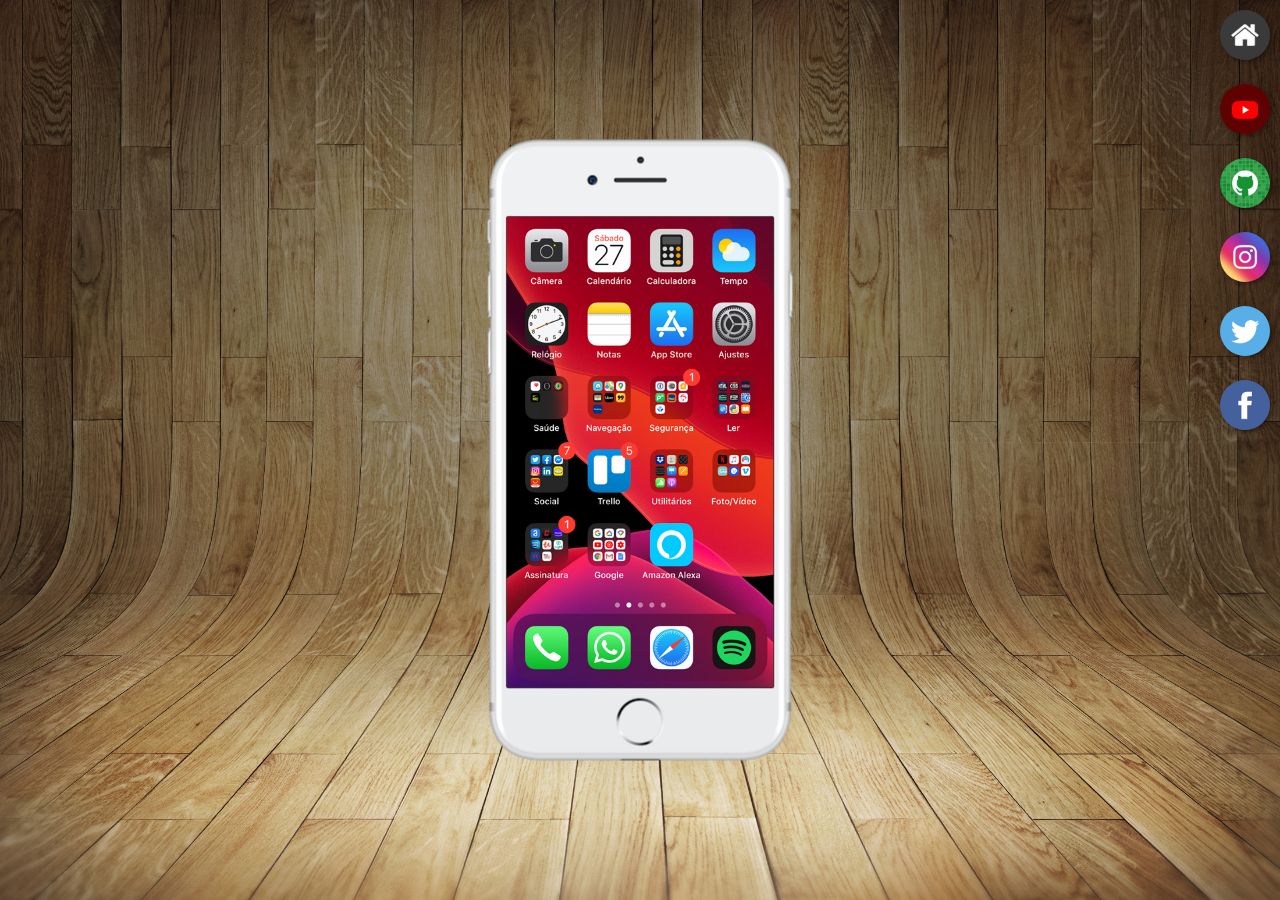
<file: index.html>
<!DOCTYPE html>
<html lang="pt-br">
<head>
    <meta charset="UTF-8">
    <meta name="viewport" content="width=device-width, initial-scale=1.0">
    <link rel="shortcut icon" href="favicon.ico" type="image/x-icon">
    <link rel="stylesheet" href="estilos/style.css">
    <title>Projeto Redes Sociais</title>
</head>
<body>
    <main>
        <section id="telefone">
            <iframe src="home.html" name="tela" id="tela" frameborder="0">
                Seu navegador não é compatível com isso.
            </iframe>
        </section>
        <section id="redes-sociais">
            <a href="home.html" target="tela"><img src="imagens/logo-home.jpg" alt="Home"></a><br>
            <a href="youtube.html" target="tela"><img src="imagens/logo-youtube.jpg" alt="YouTube"></a><br>
            <a href="github.html" target="tela"><img src="imagens/logo-github.jpg" alt="GitHub"></a><br>
            <a href="instagram.html" target="tela"><img src="imagens/logo-instagram.jpg" alt="Instagram"></a><br>
            <a href="twitter.html" target="tela"><img src="imagens/logo-twitter.jpg" alt="Twitter"></a><br>
            <a href="facebook.html" target="tela"><img src="imagens/logo-facebook.jpg" alt="Facebook"></a>
        </section>
    </main>
</body>
</html>
</file>
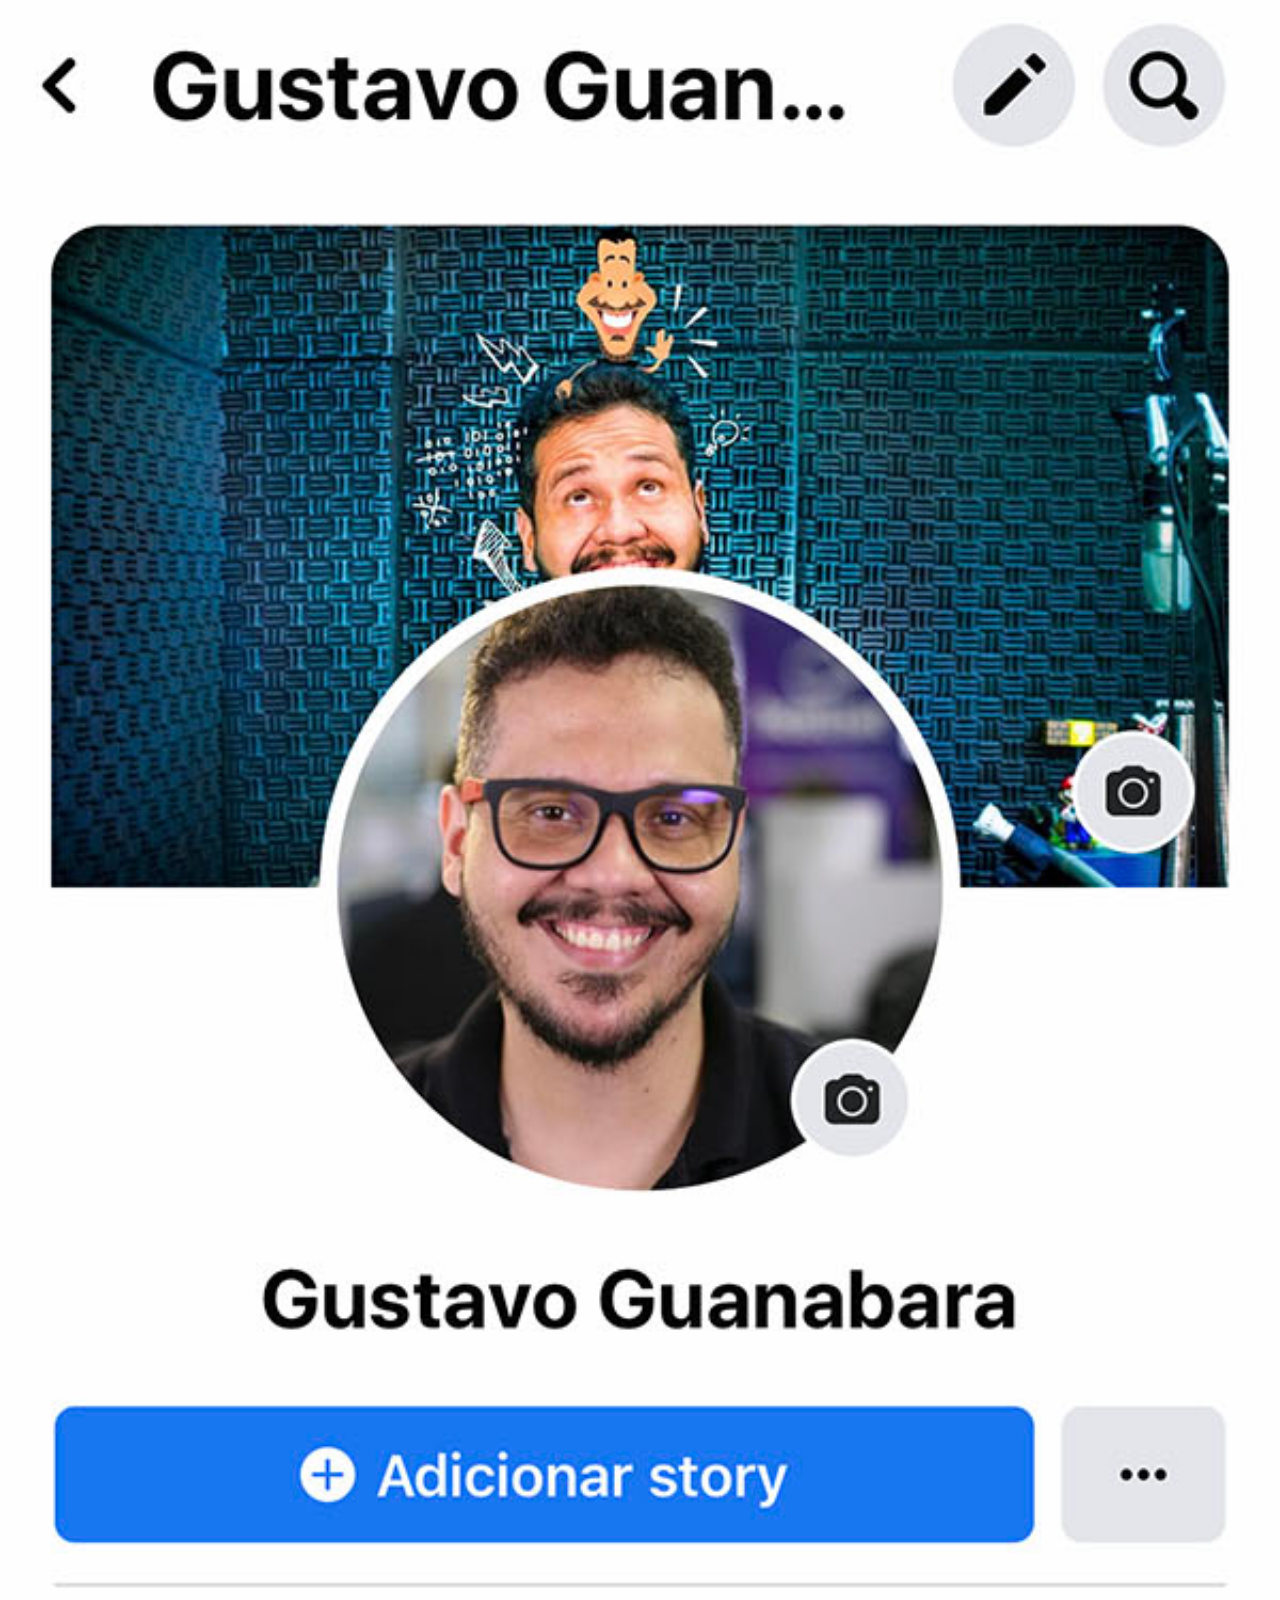
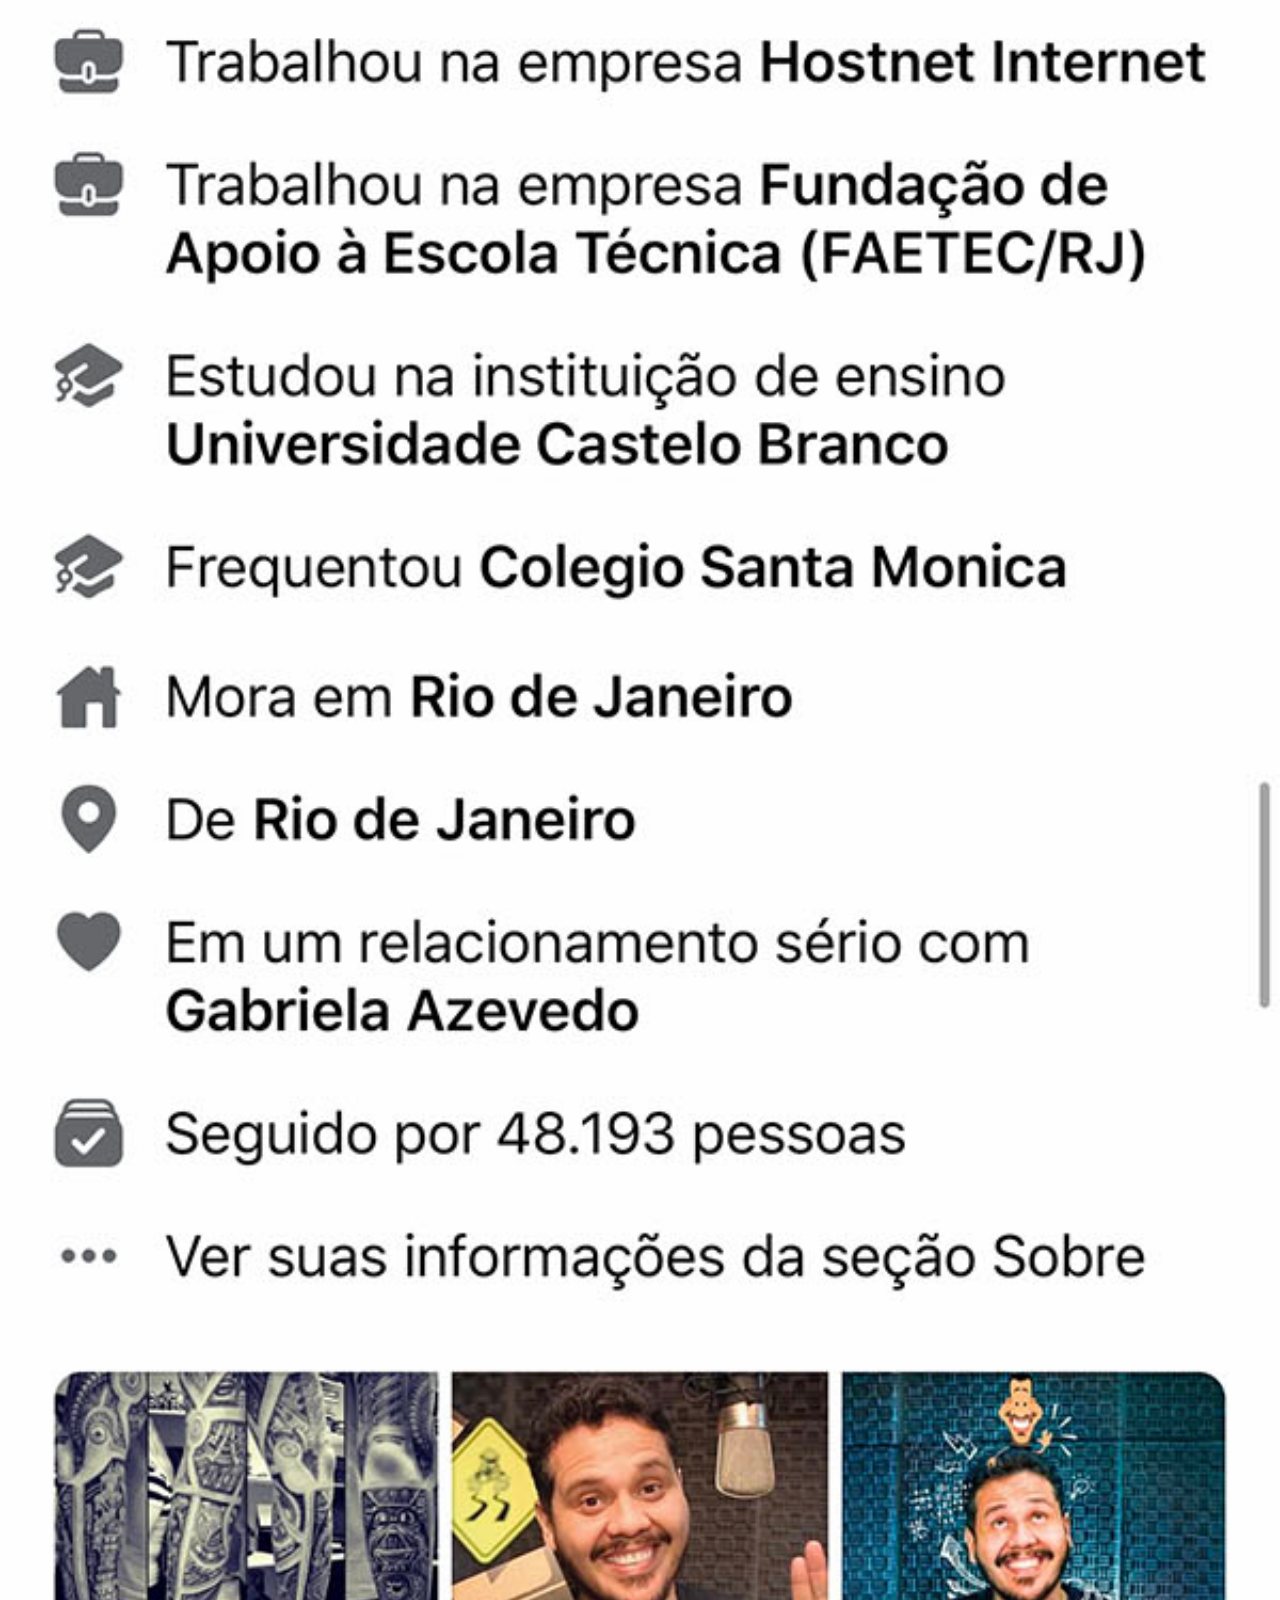
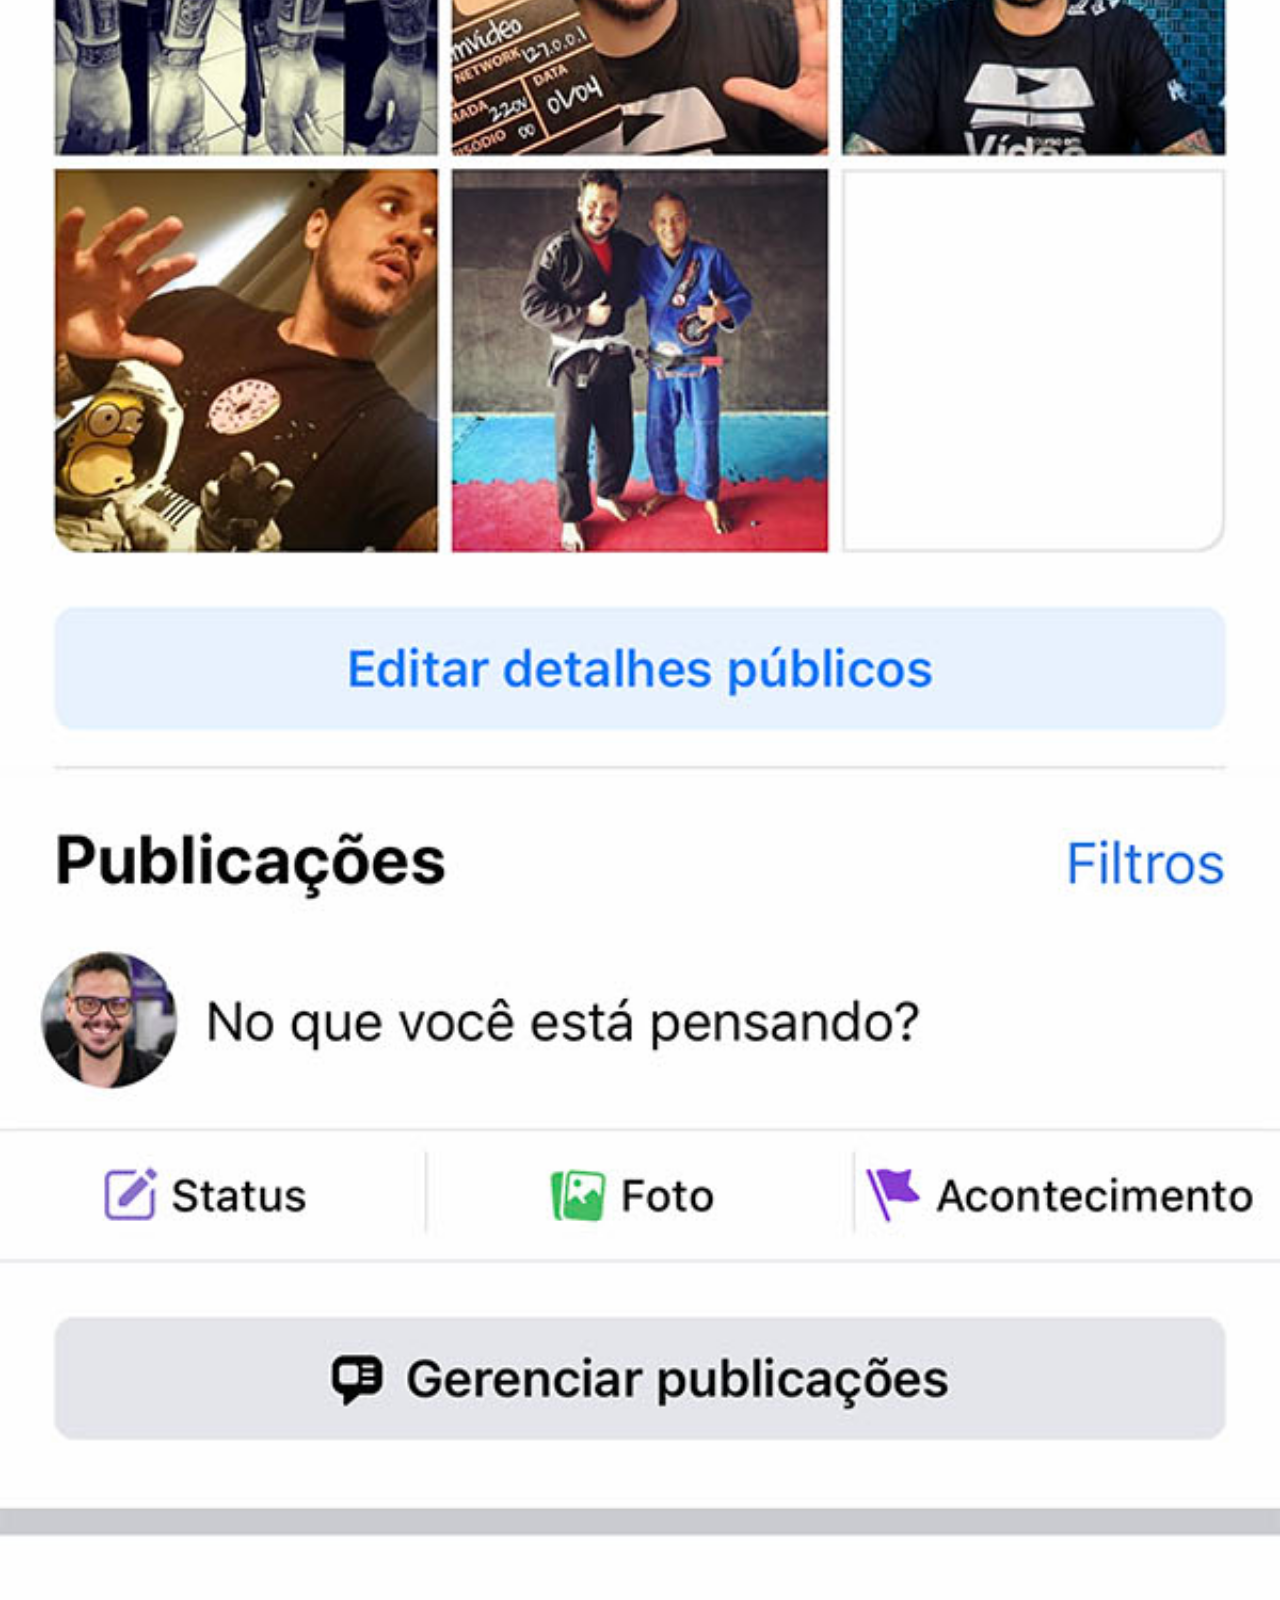
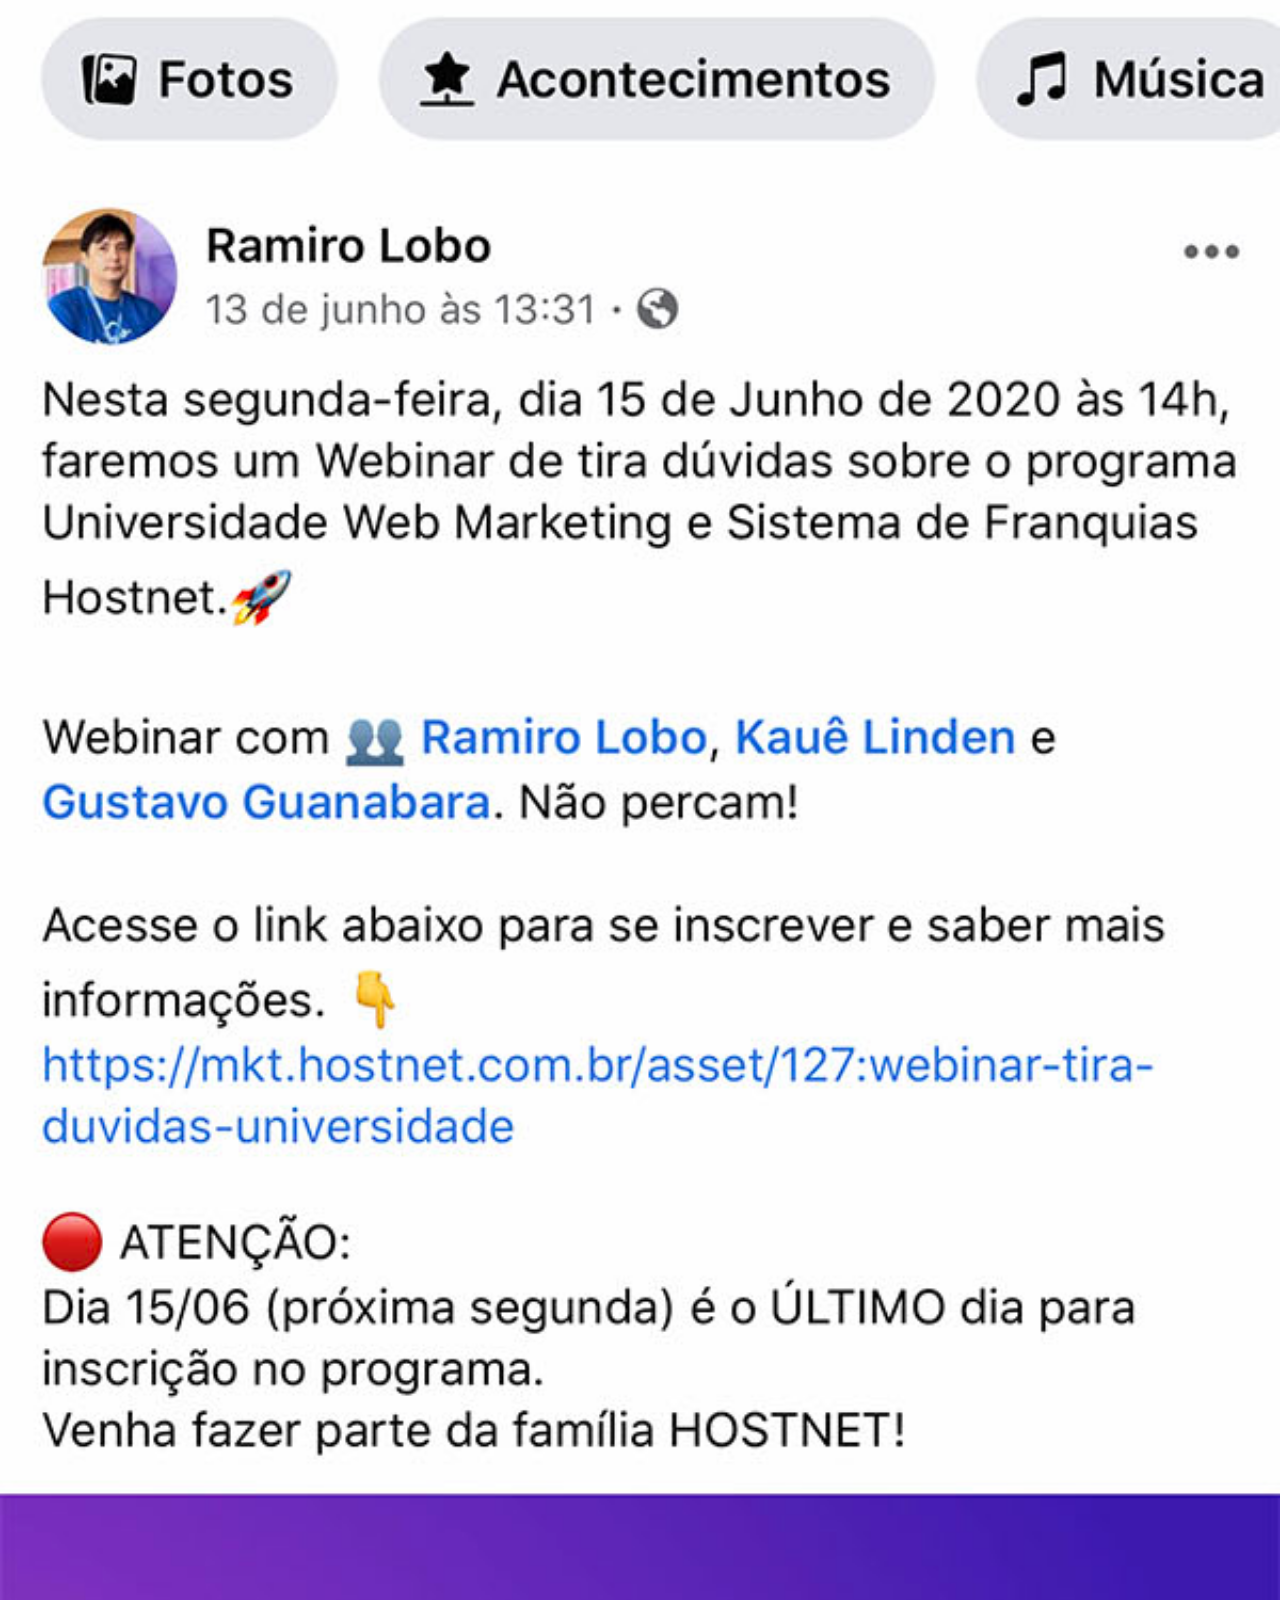
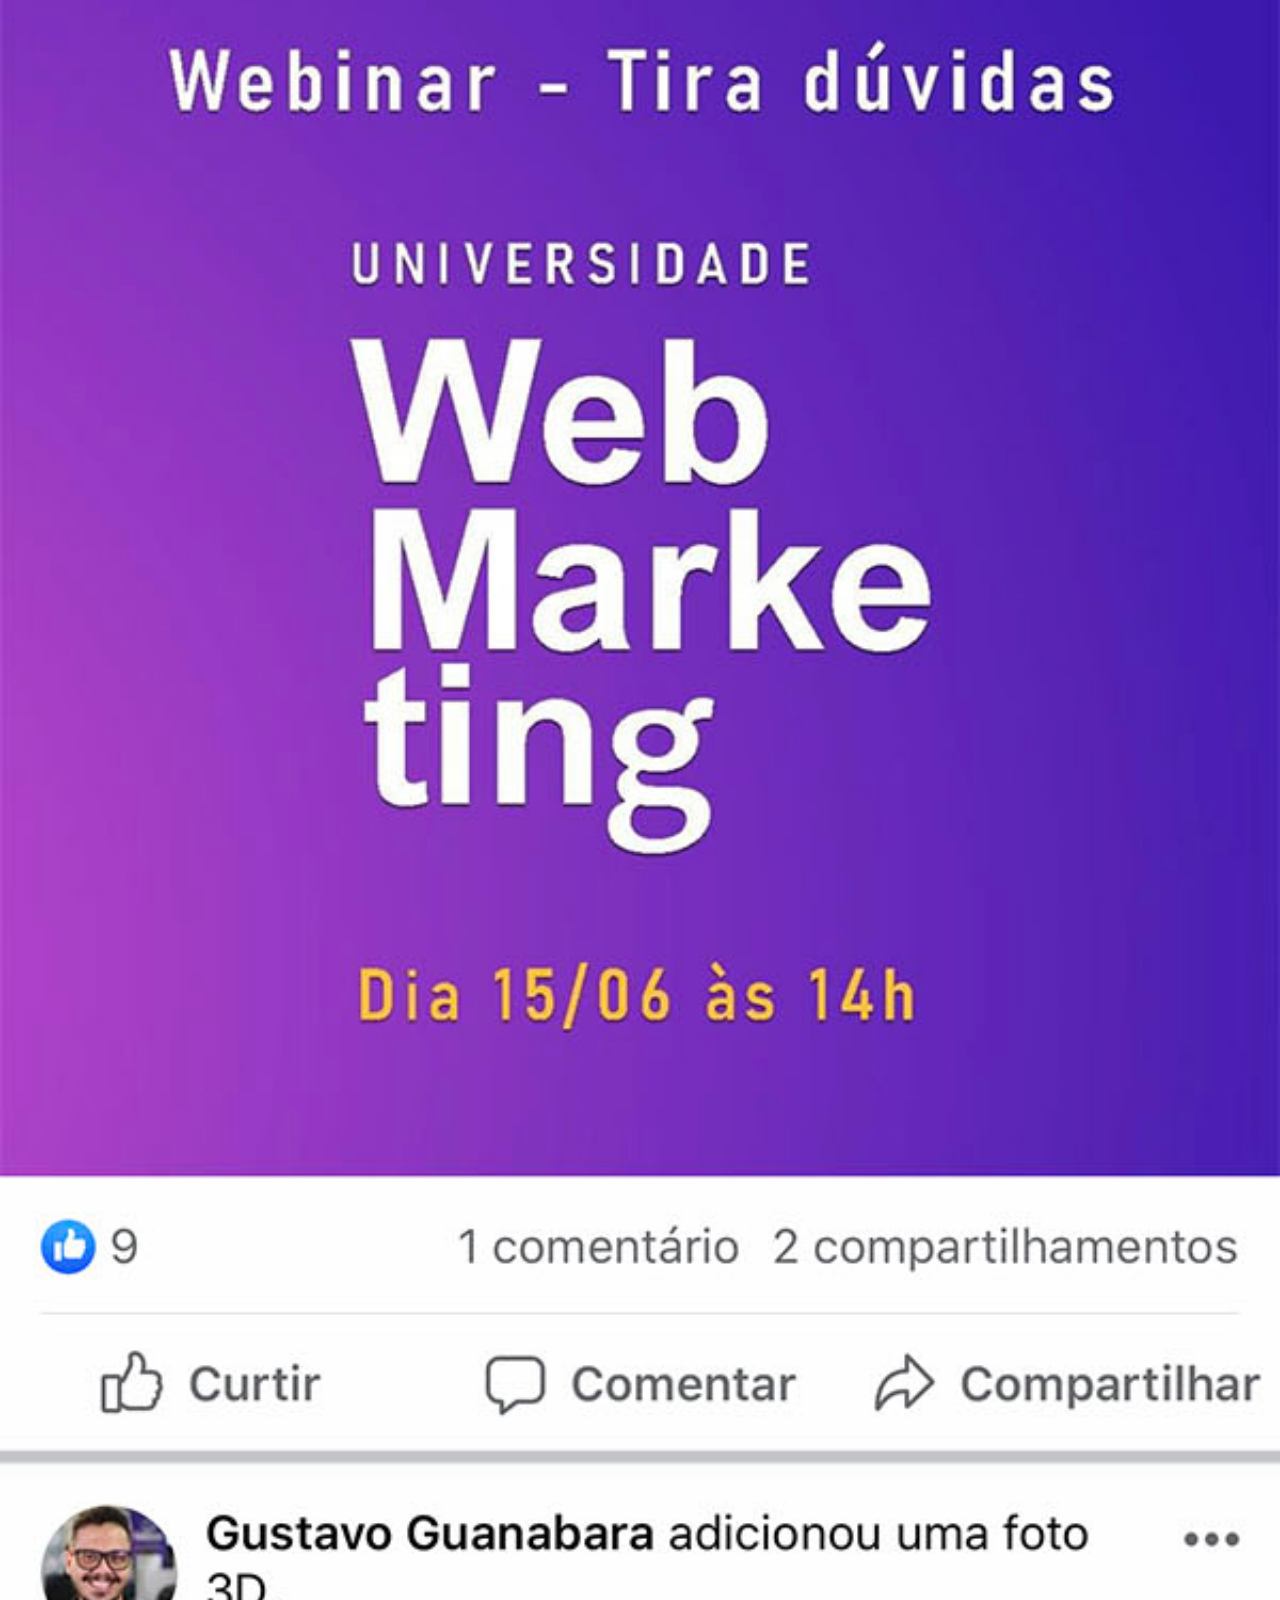
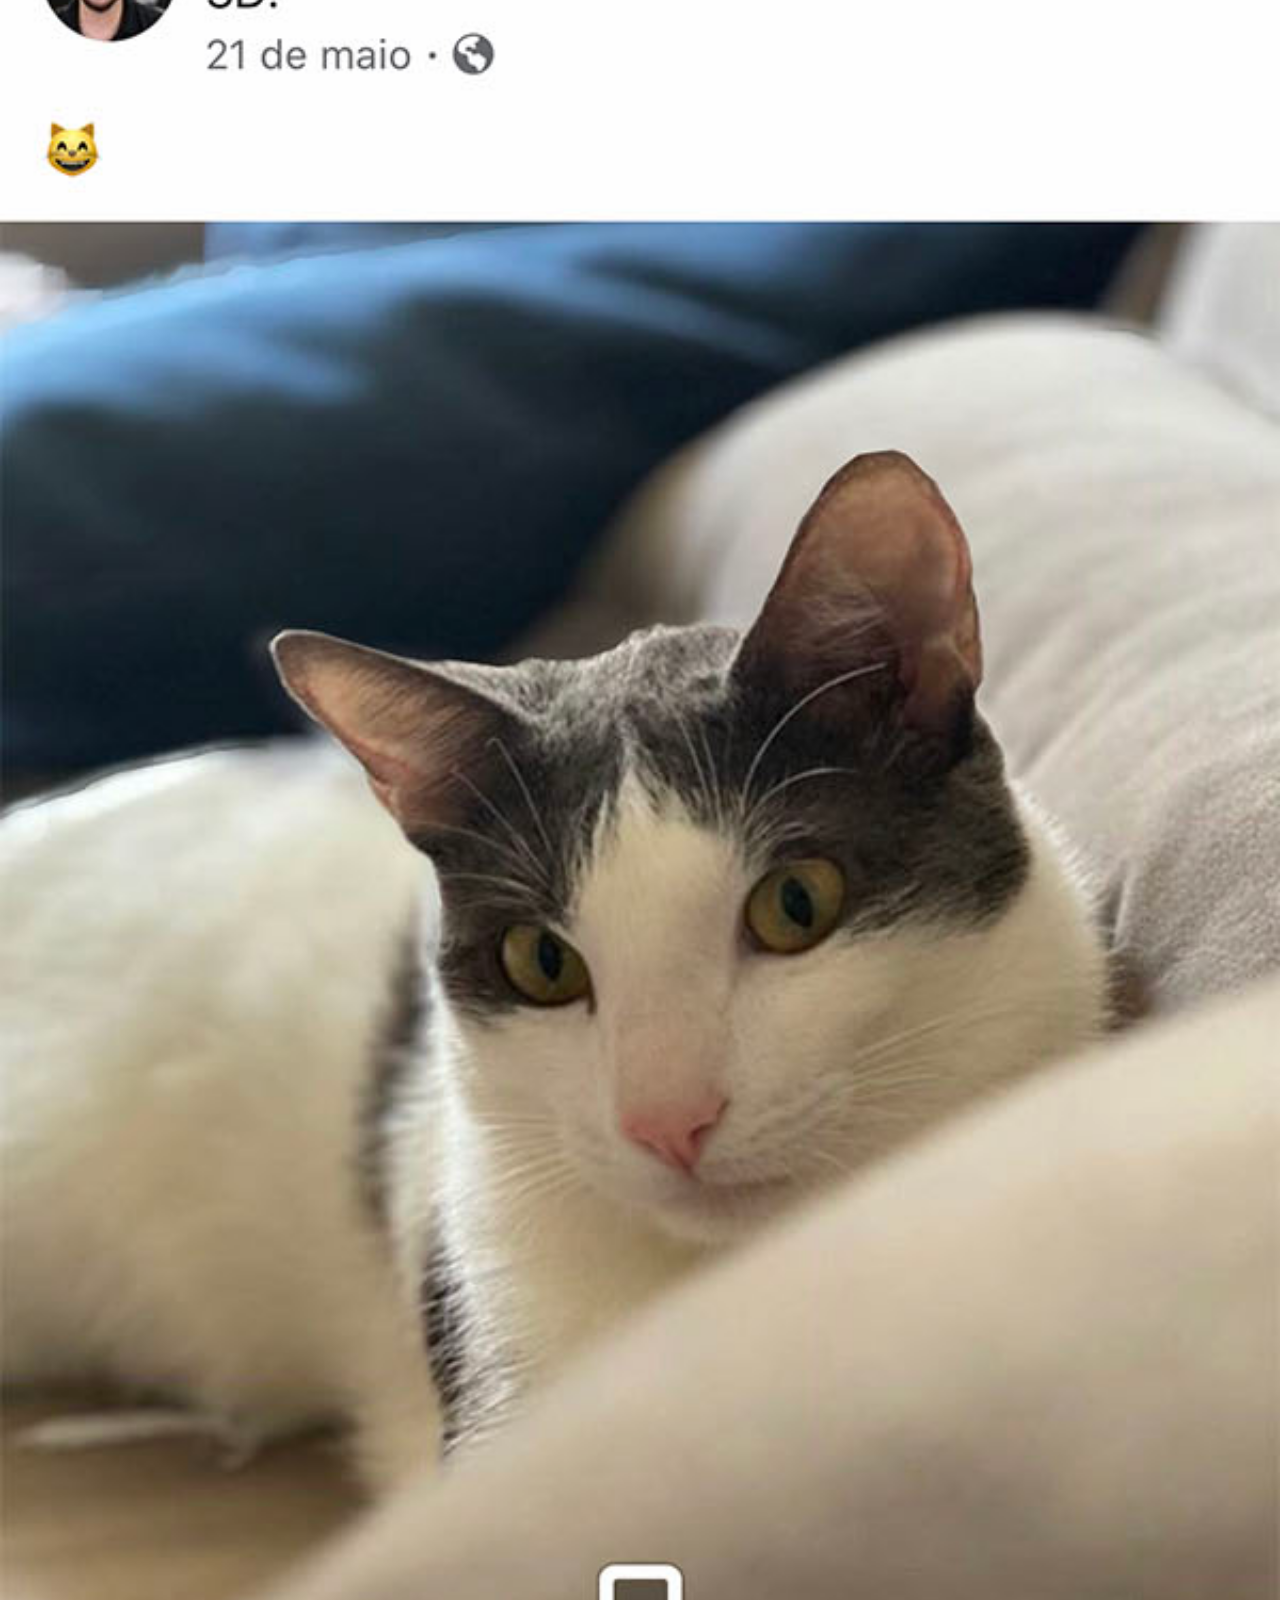
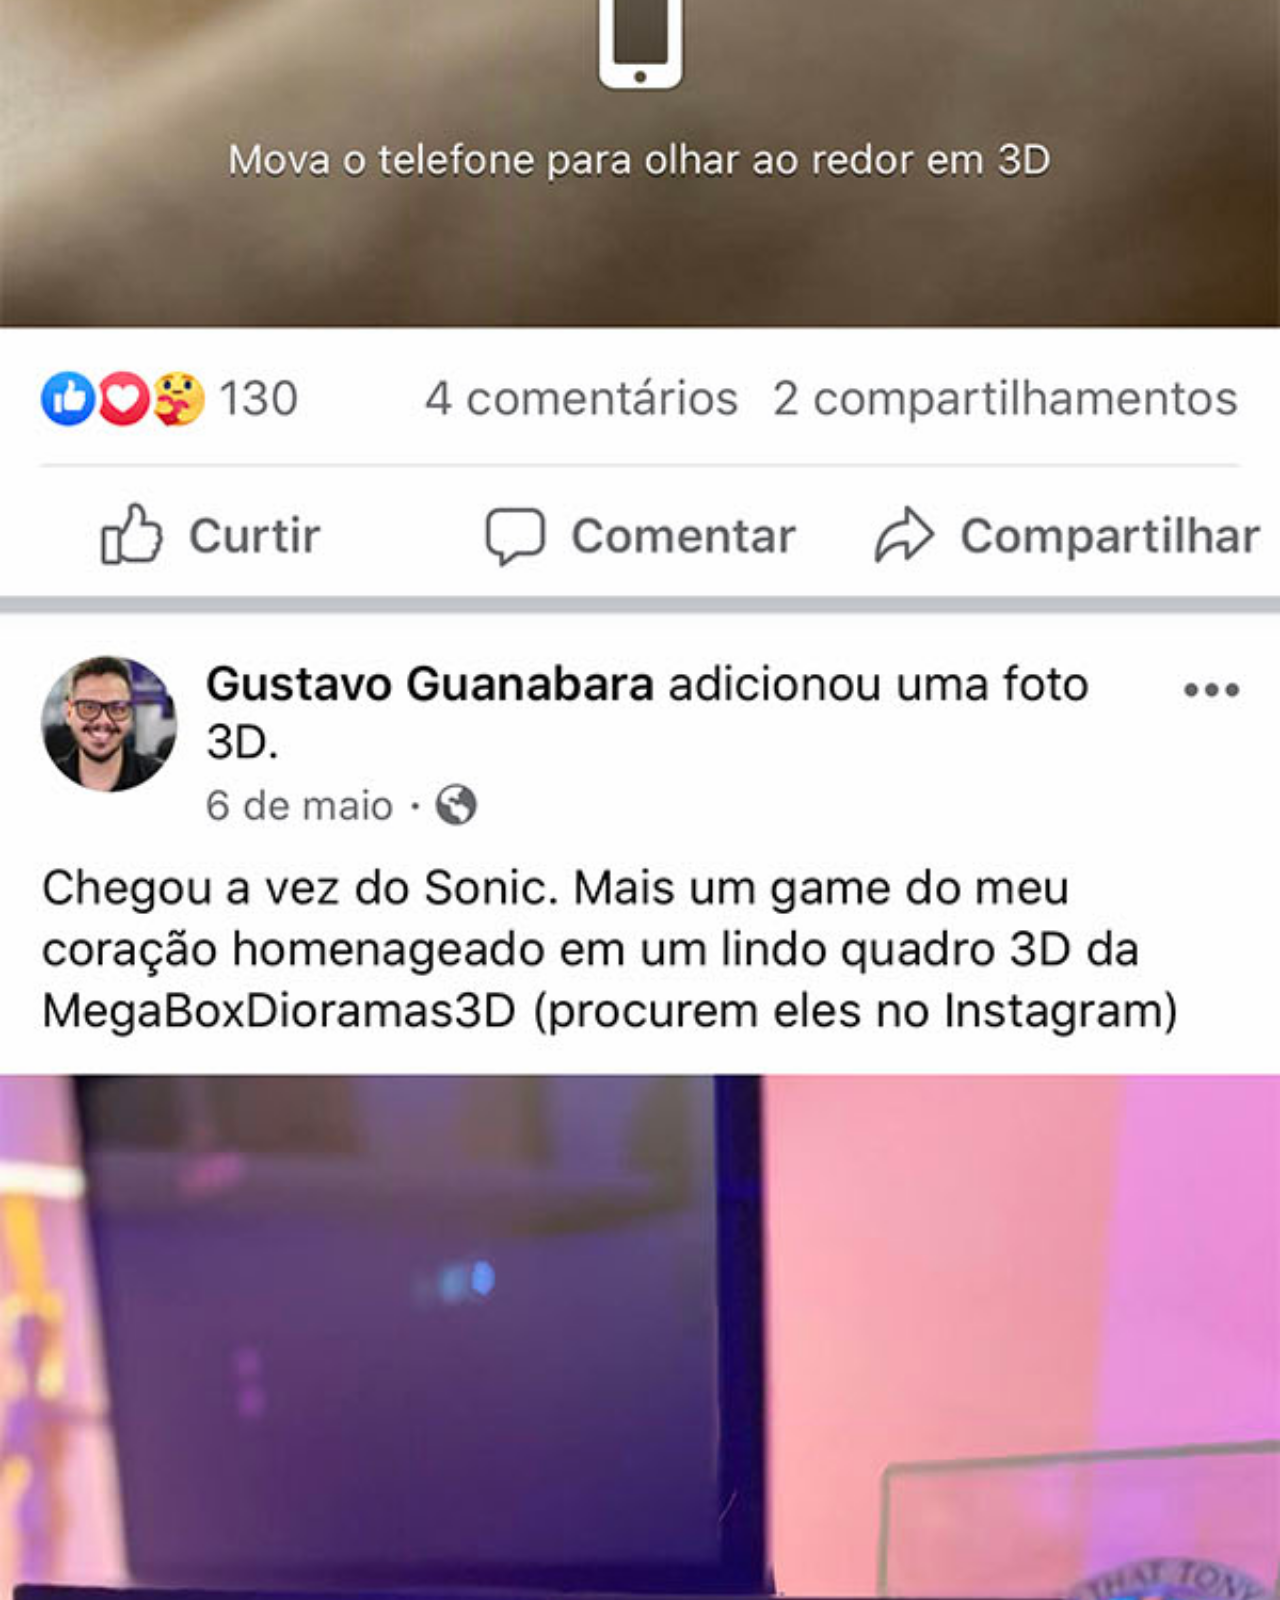
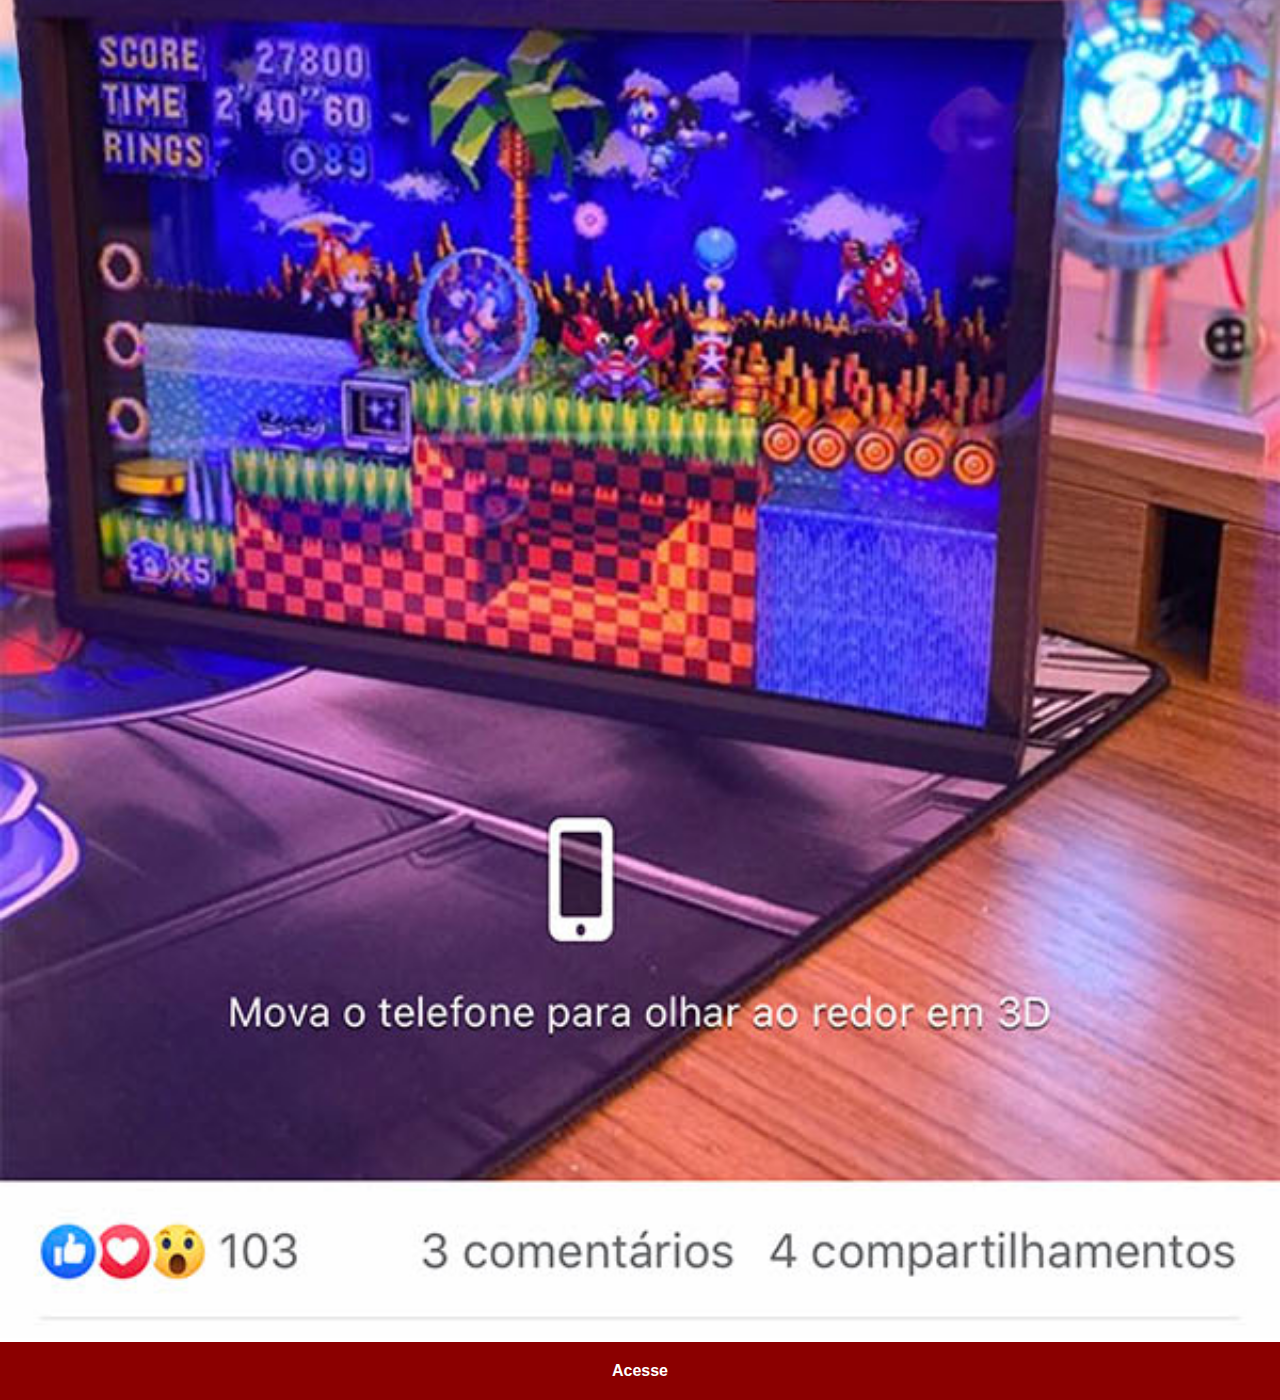
<file: facebook.html>
<!DOCTYPE html>
<html lang="pt-br">
<head>
    <meta charset="UTF-8">
    <meta http-equiv="X-UA-Compatible" content="IE=edge">
    <meta name="viewport" content="width=device-width, initial-scale=1.0">
    <title>Facebook</title>
    <link rel="stylesheet" href="estilos/social.css">
</head>
<body>
    <img src="imagens/tela-facebook.jpg" alt="Facebook">
    <a href="https://www.facebook.com/gustavoguanabara/" target="_blank">Acesse</a>
</body>
</html>
</file>
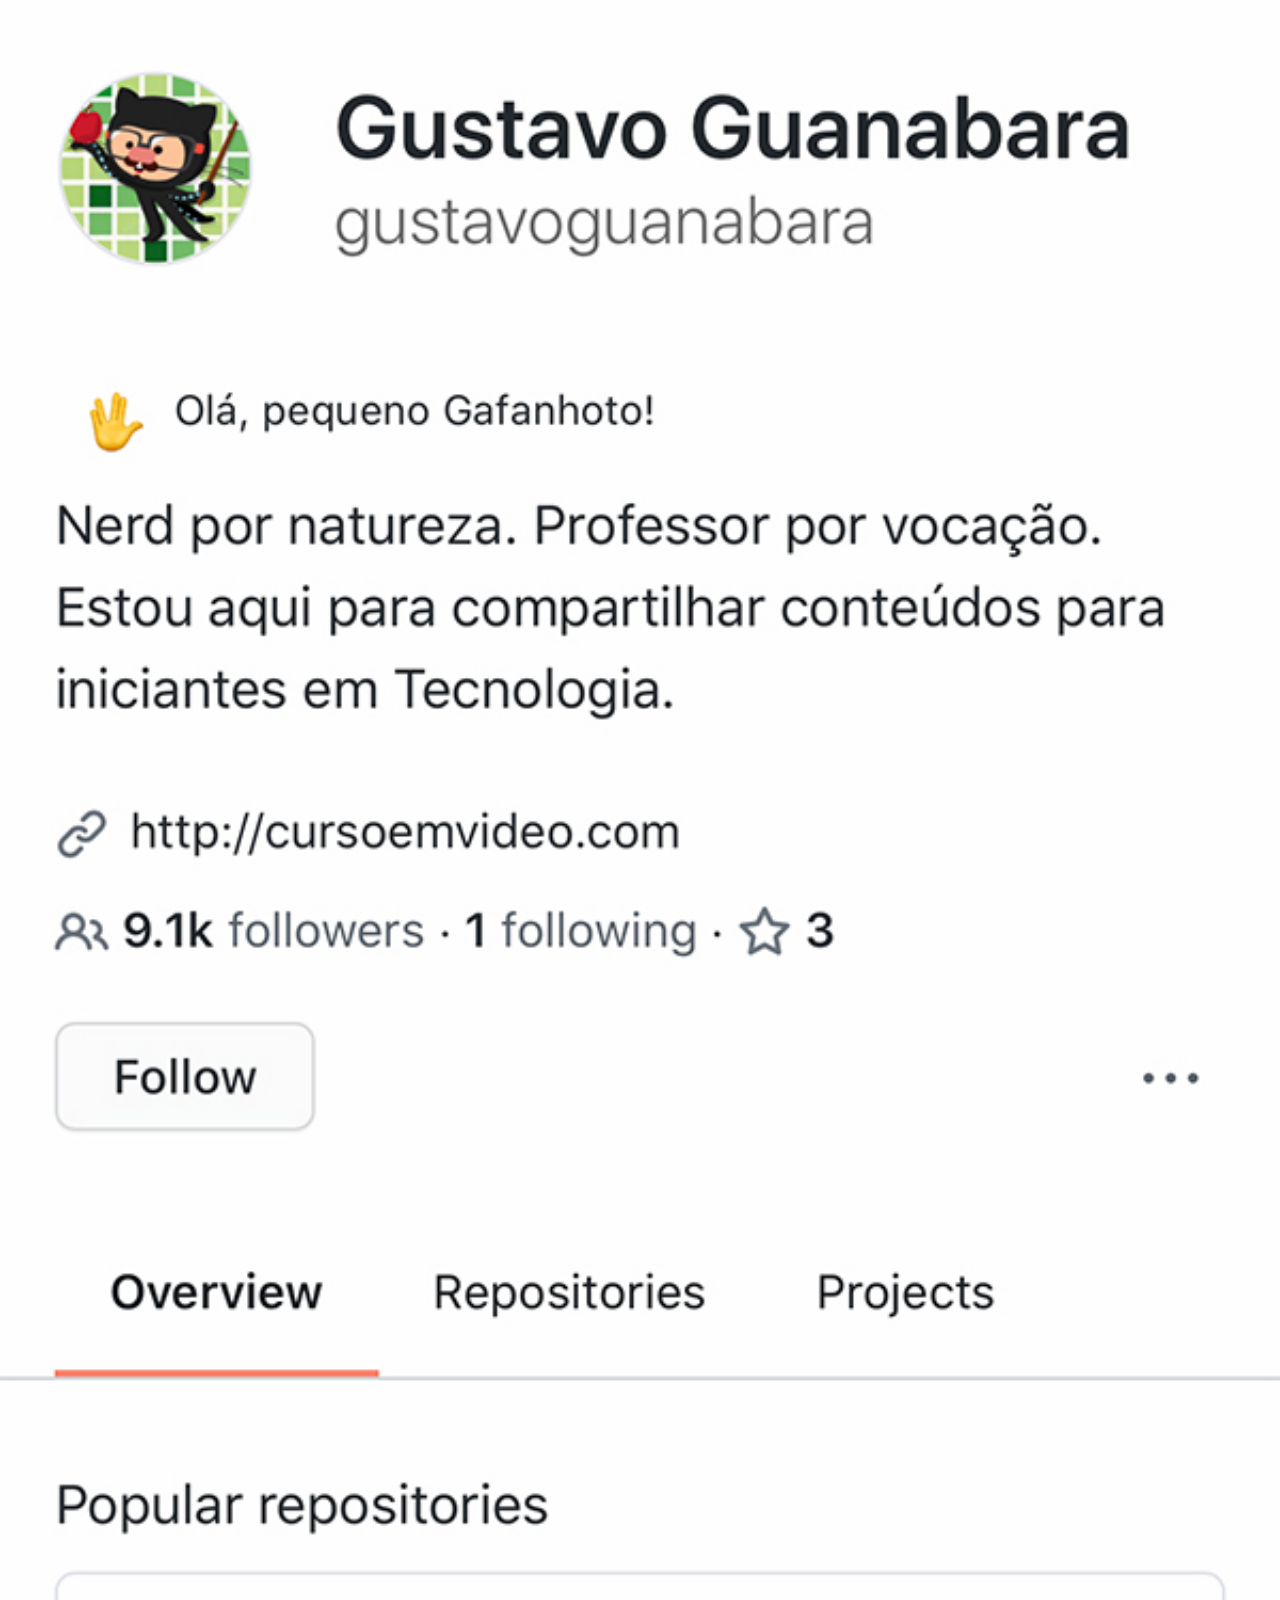
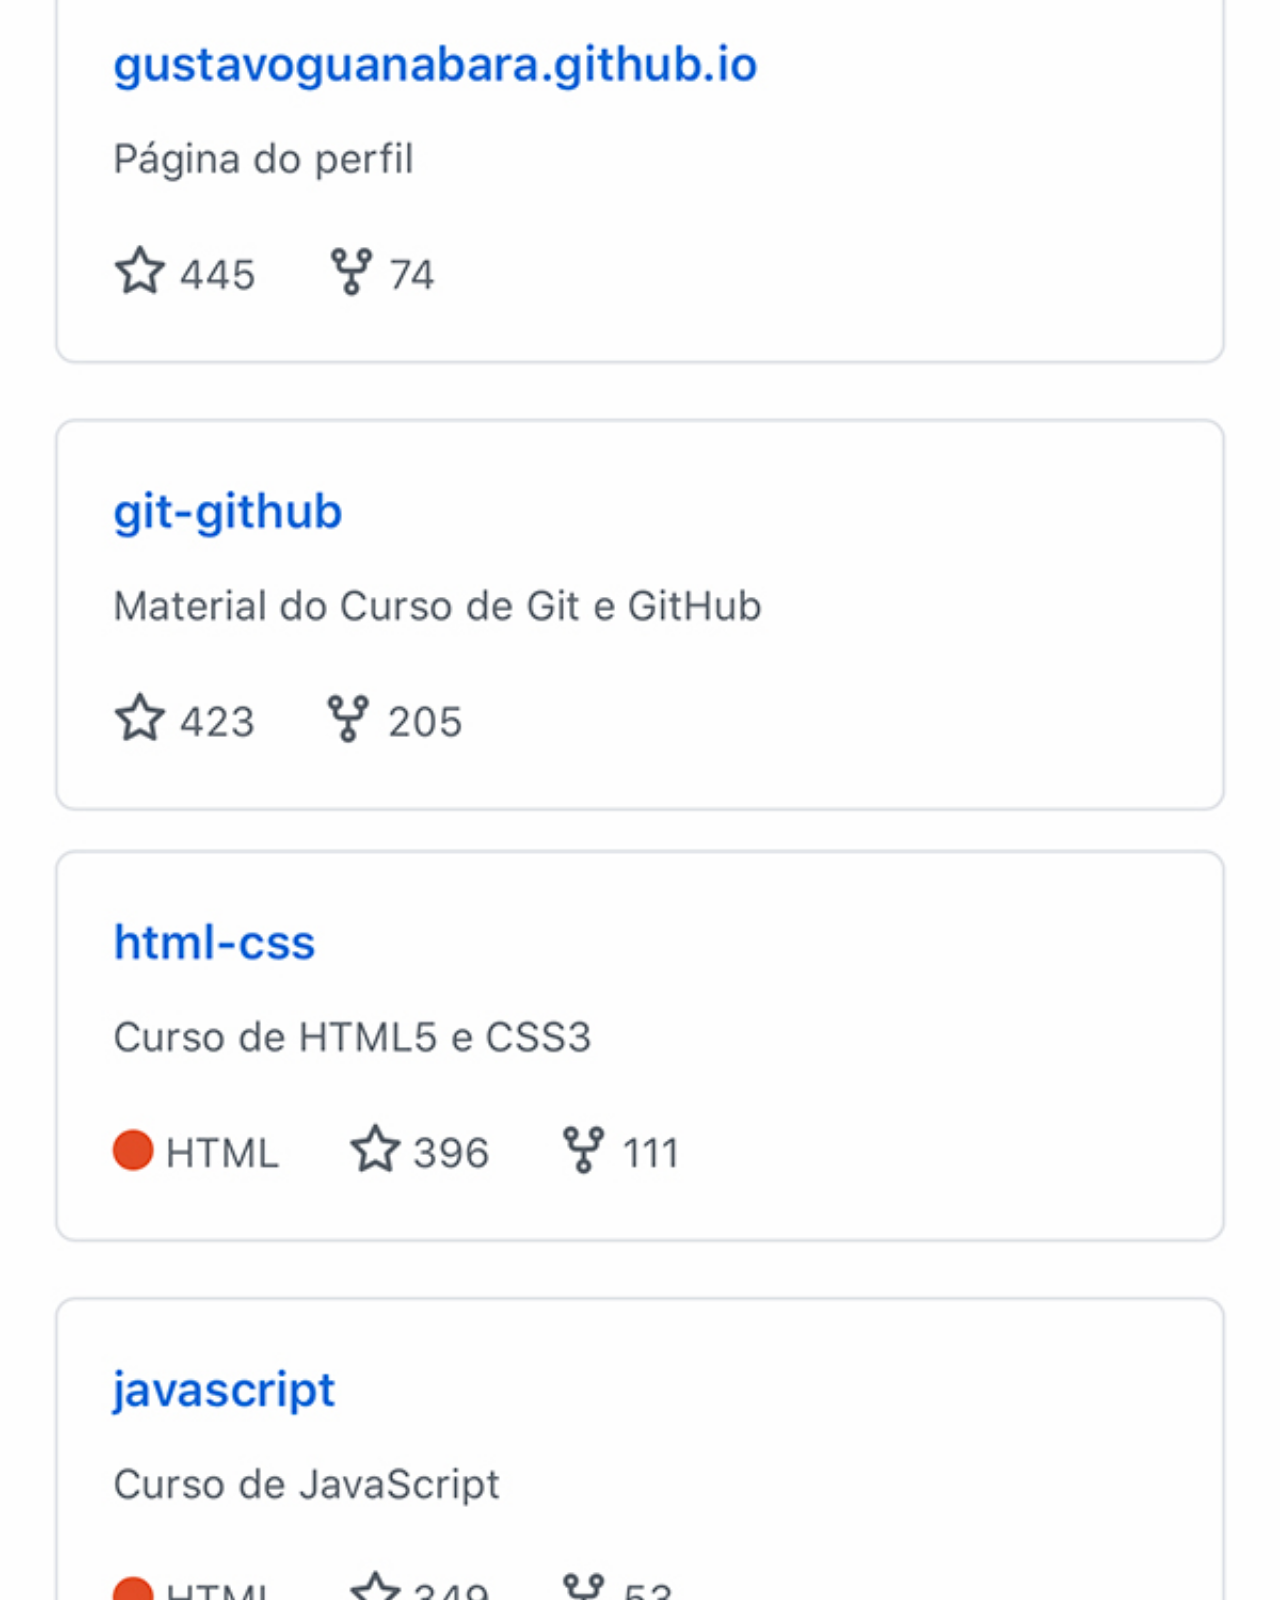
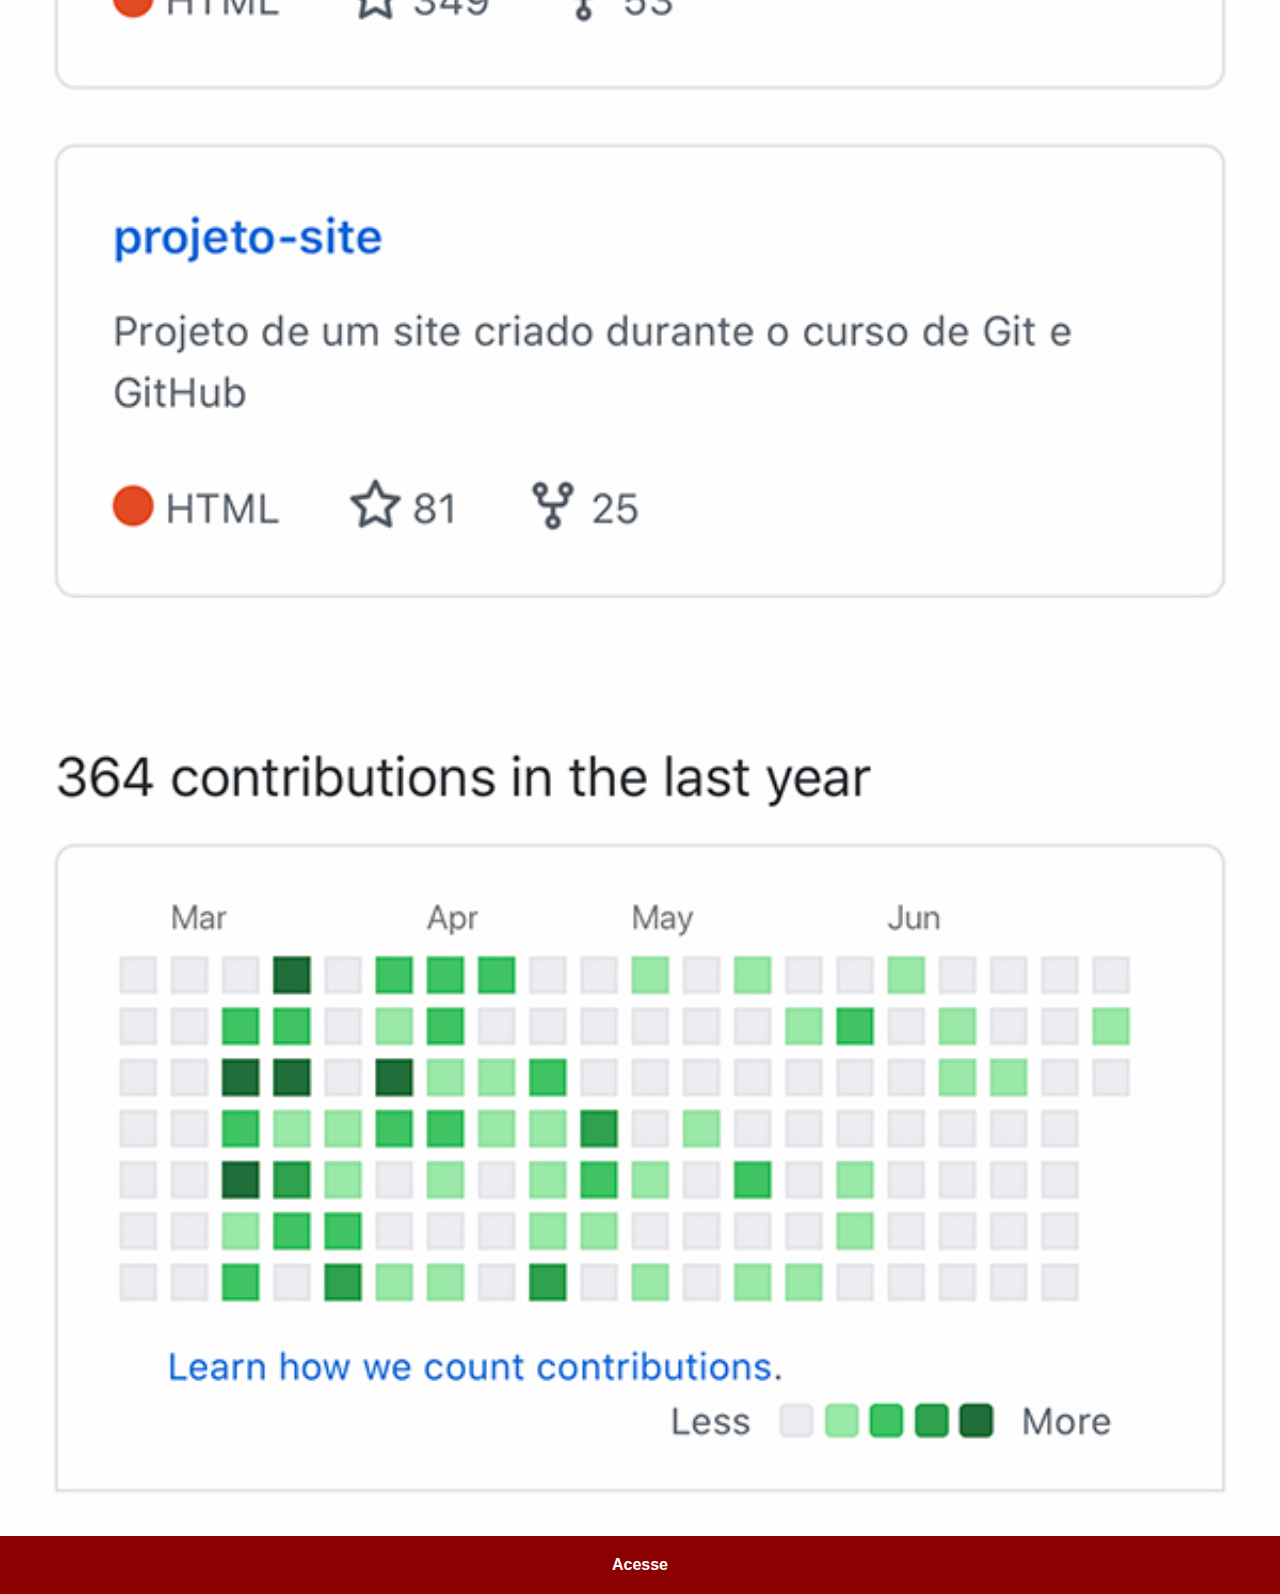
<file: github.html>
<!DOCTYPE html>
<html lang="pt-br">
<head>
    <meta charset="UTF-8">
    <meta http-equiv="X-UA-Compatible" content="IE=edge">
    <meta name="viewport" content="width=device-width, initial-scale=1.0">
    <title>GitHub</title>
    <link rel="stylesheet" href="estilos/social.css">
</head>
<body>
    <img src="imagens/tela-github.jpg" alt="GitHub">
    <a href="https://github.com/gustavoguanabara" target="_blank">Acesse</a>
</body>
</html>
</file>
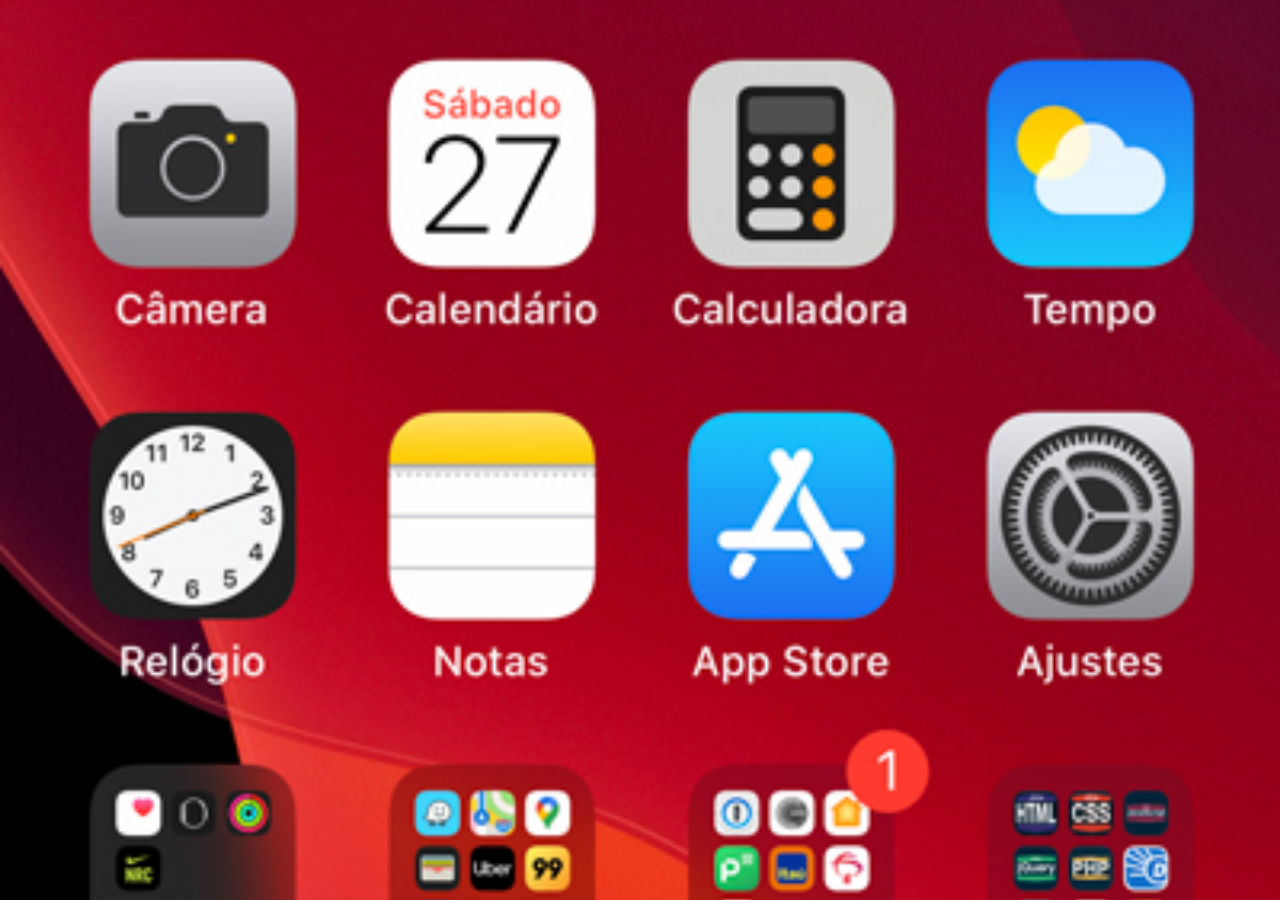
<file: home.html>
<!DOCTYPE html>
<html lang="pt-br">
<head>
    <meta charset="UTF-8">
    <meta http-equiv="X-UA-Compatible" content="IE=edge">
    <meta name="viewport" content="width=device-width, initial-scale=1.0">
    <title>Home</title>
</head>
<style>
     *{
        margin: 0px;
        padding: 0px;
     }

     body {
        width: 100vw;
        height: 100vh;
        background: black url('imagens/tela-home.jpg')no-repeat top center;
        background-size: cover;
     }
</style>
<body>
    
</body>
</html>
</file>
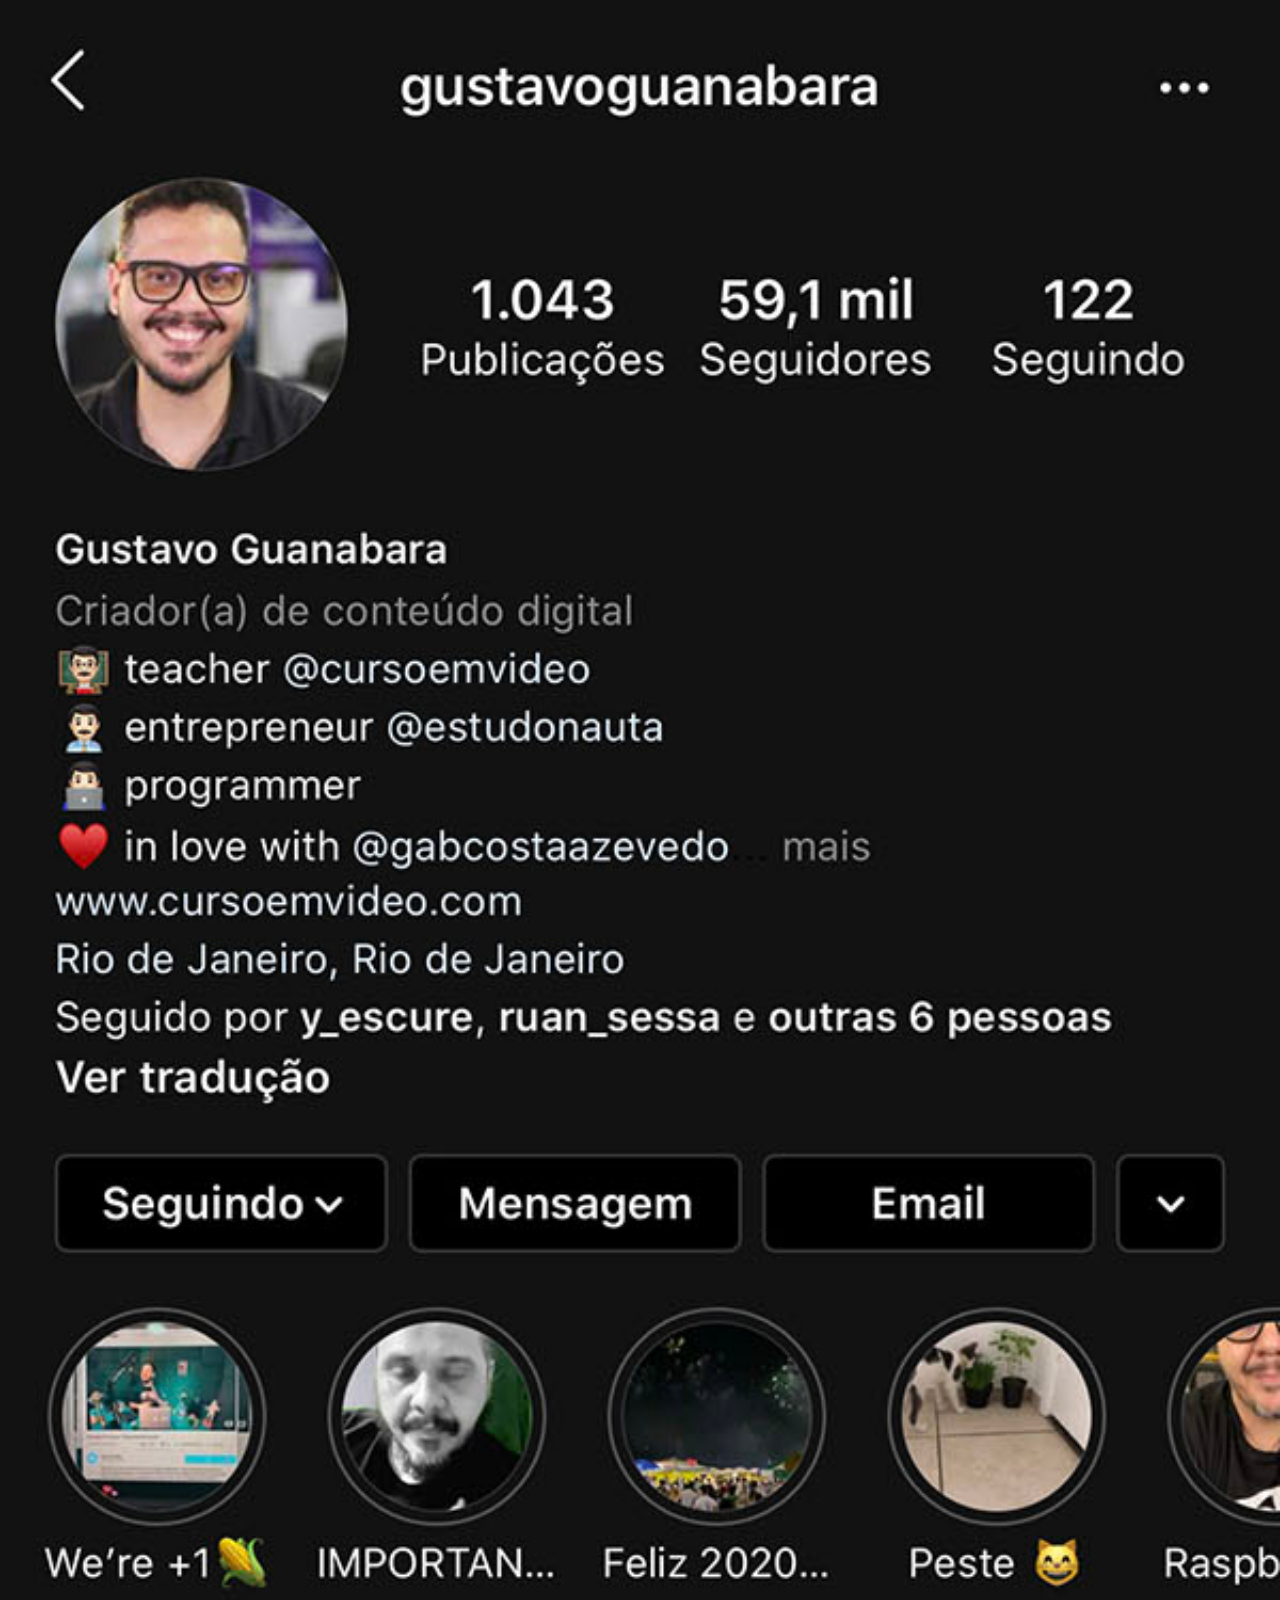
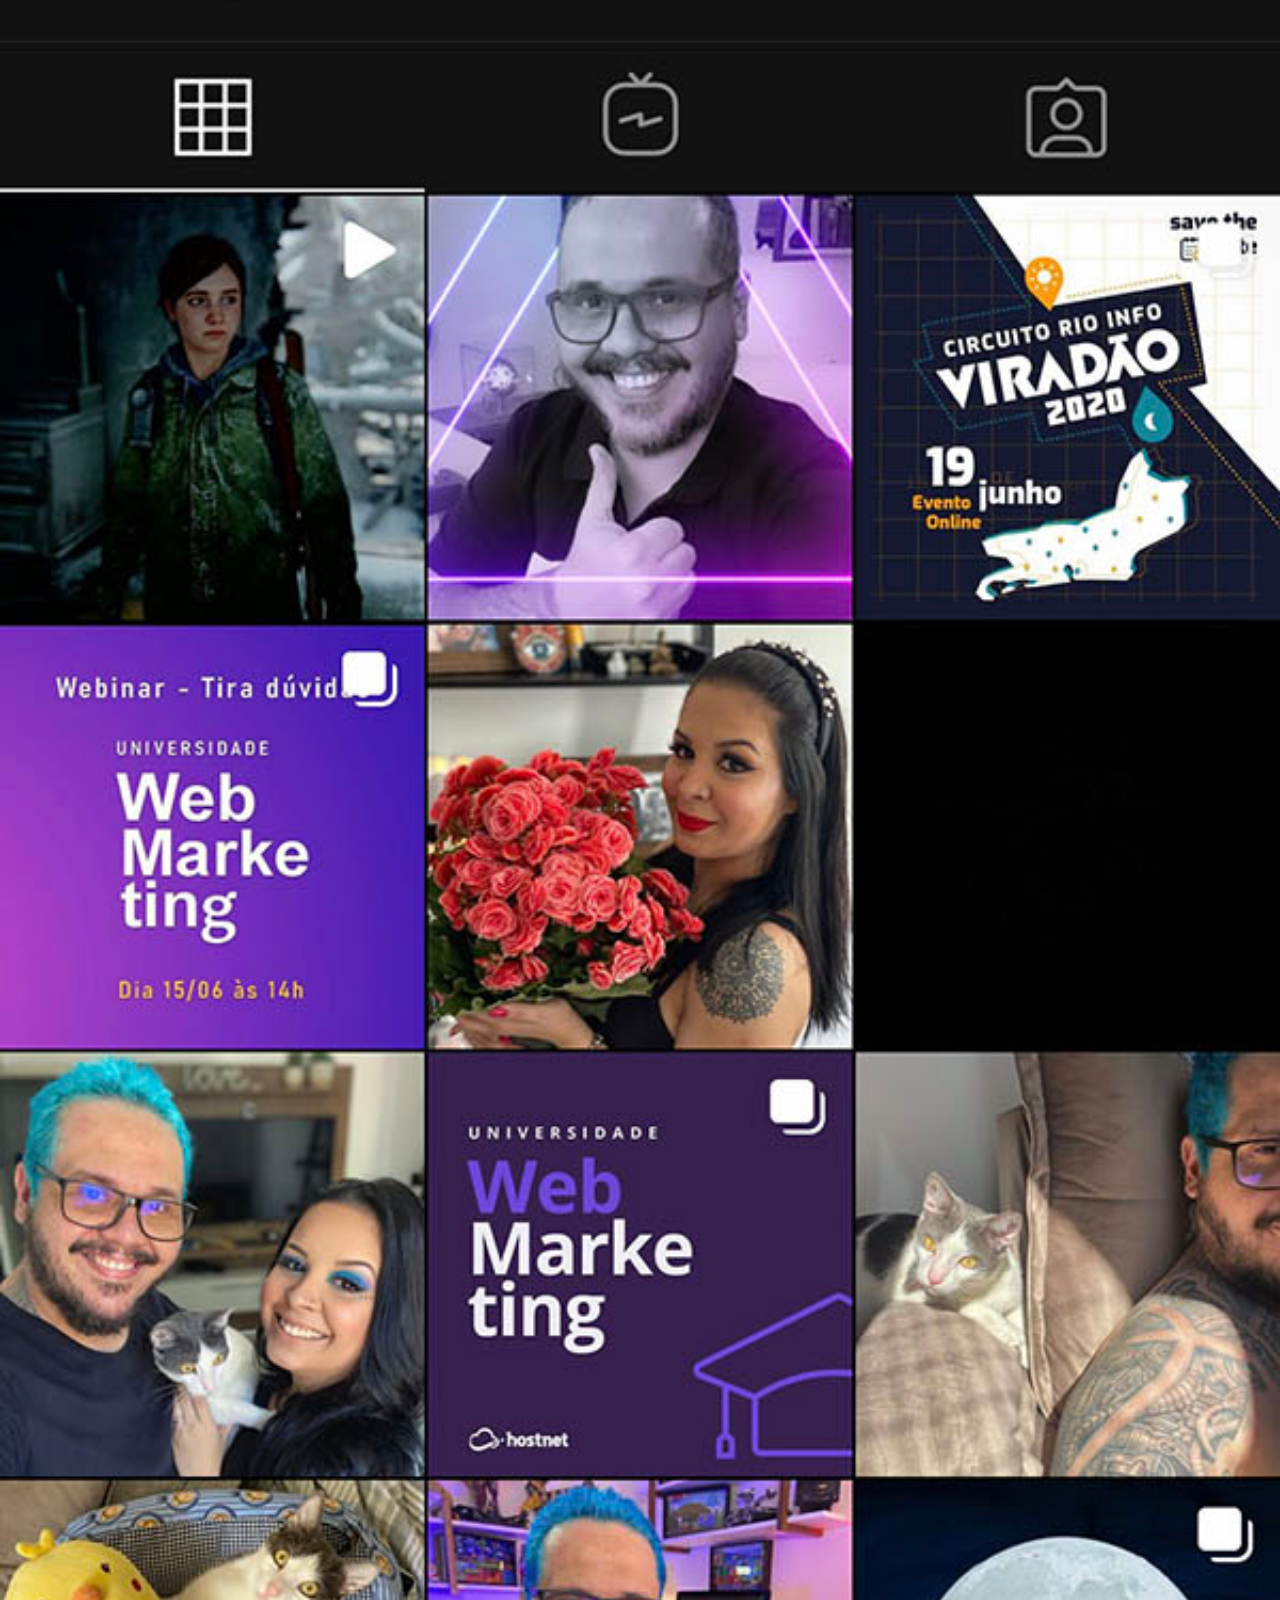
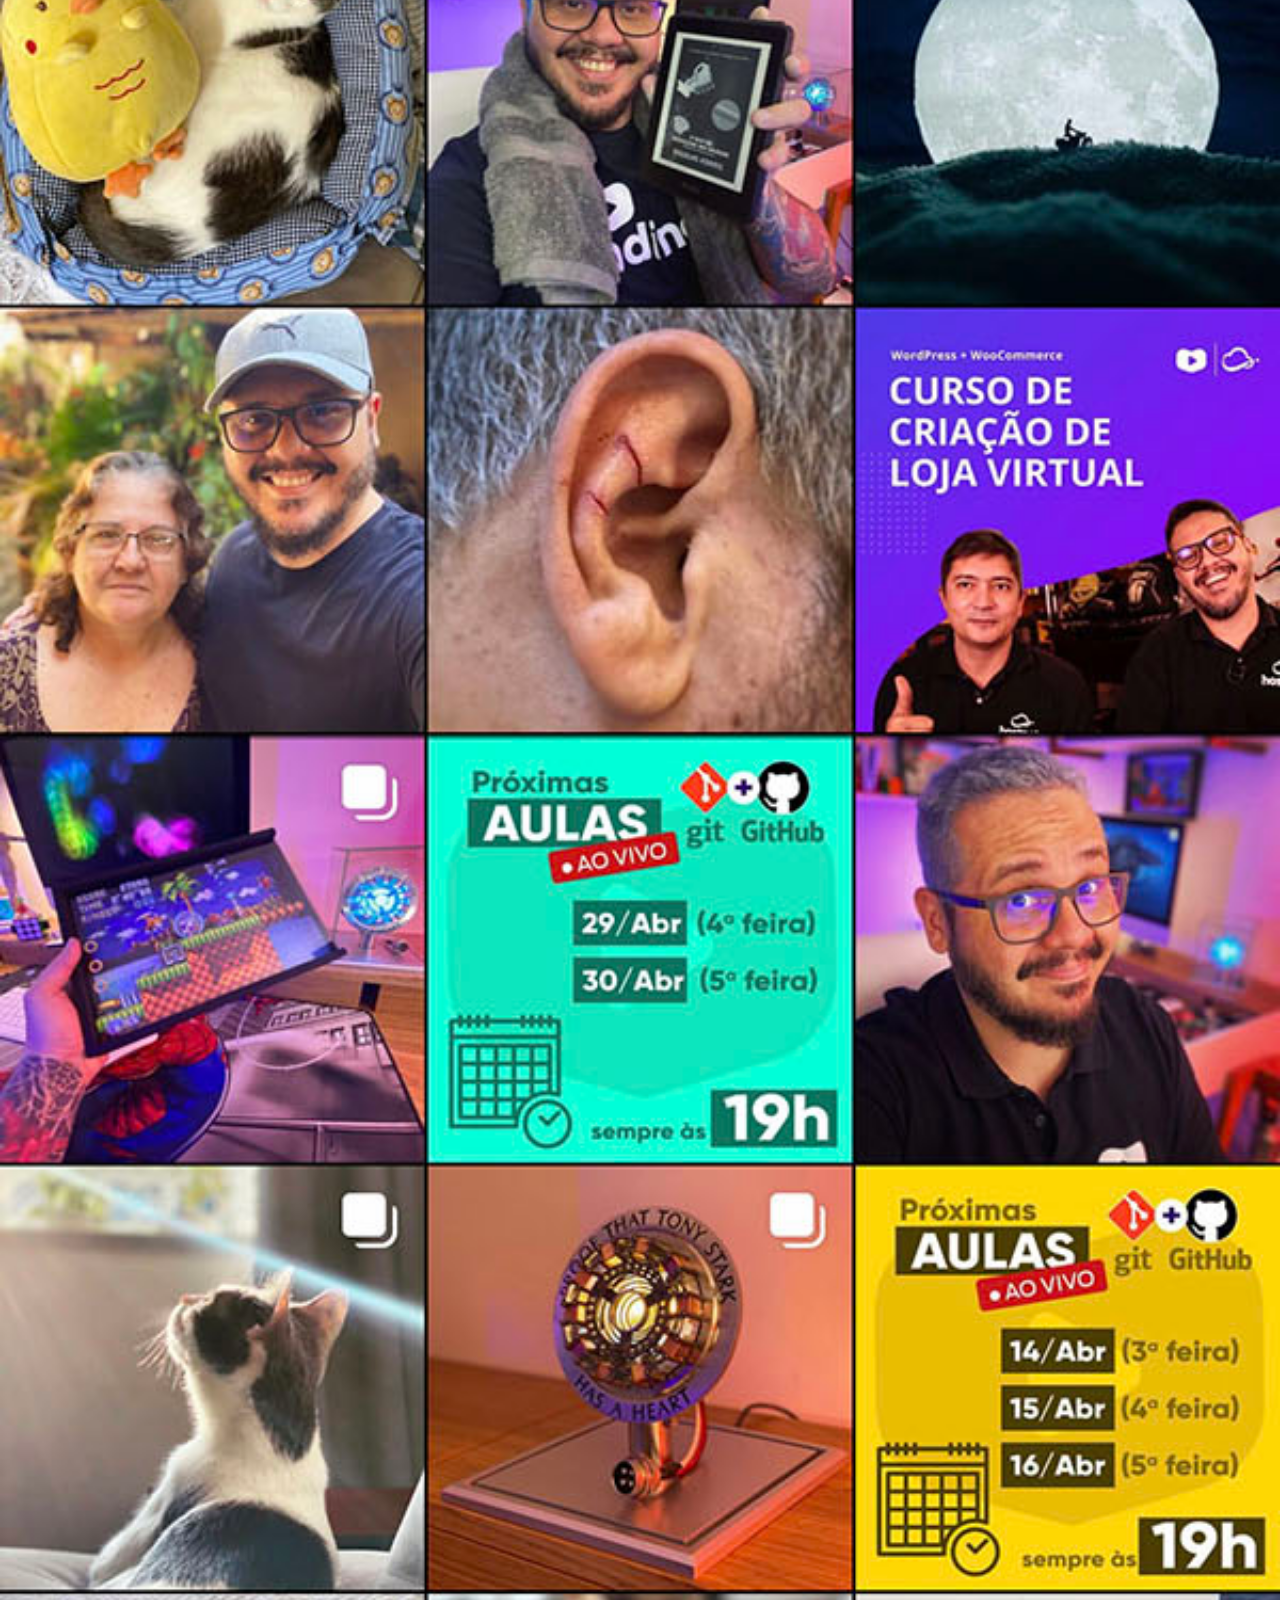
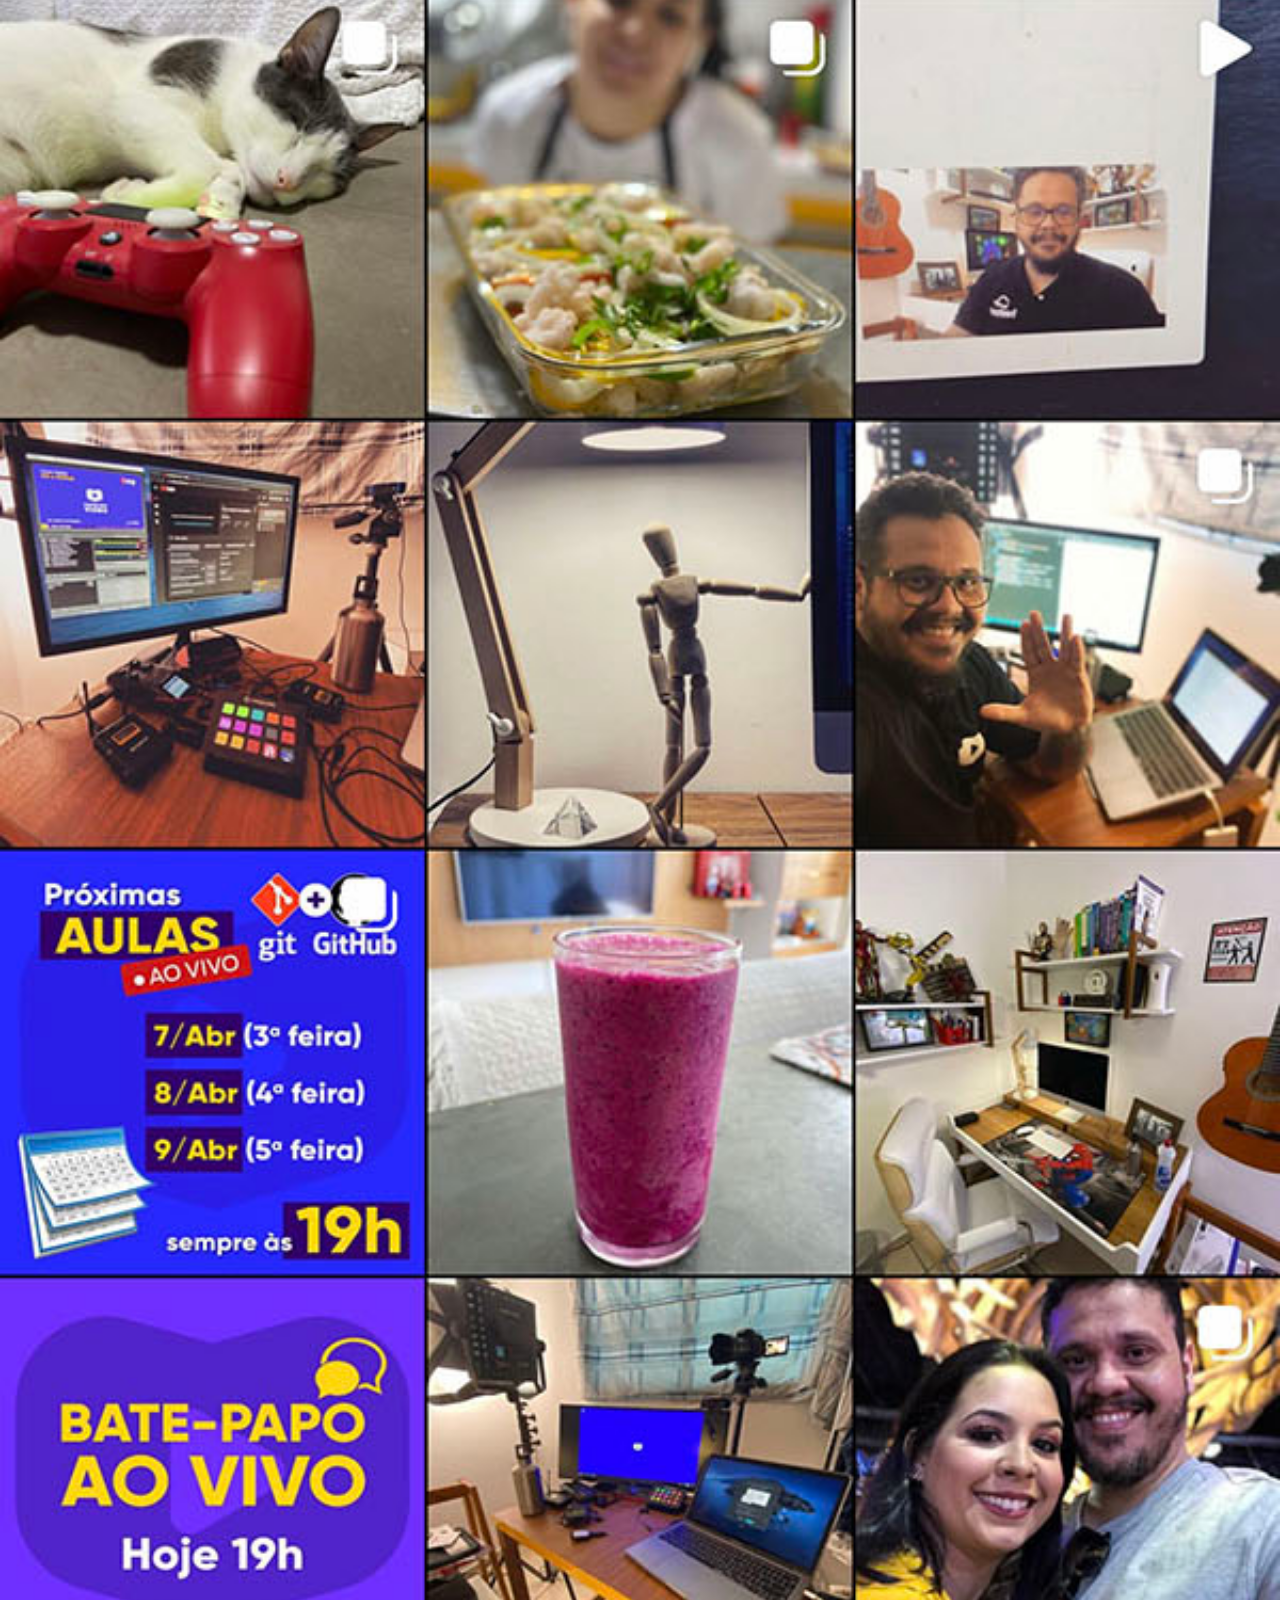
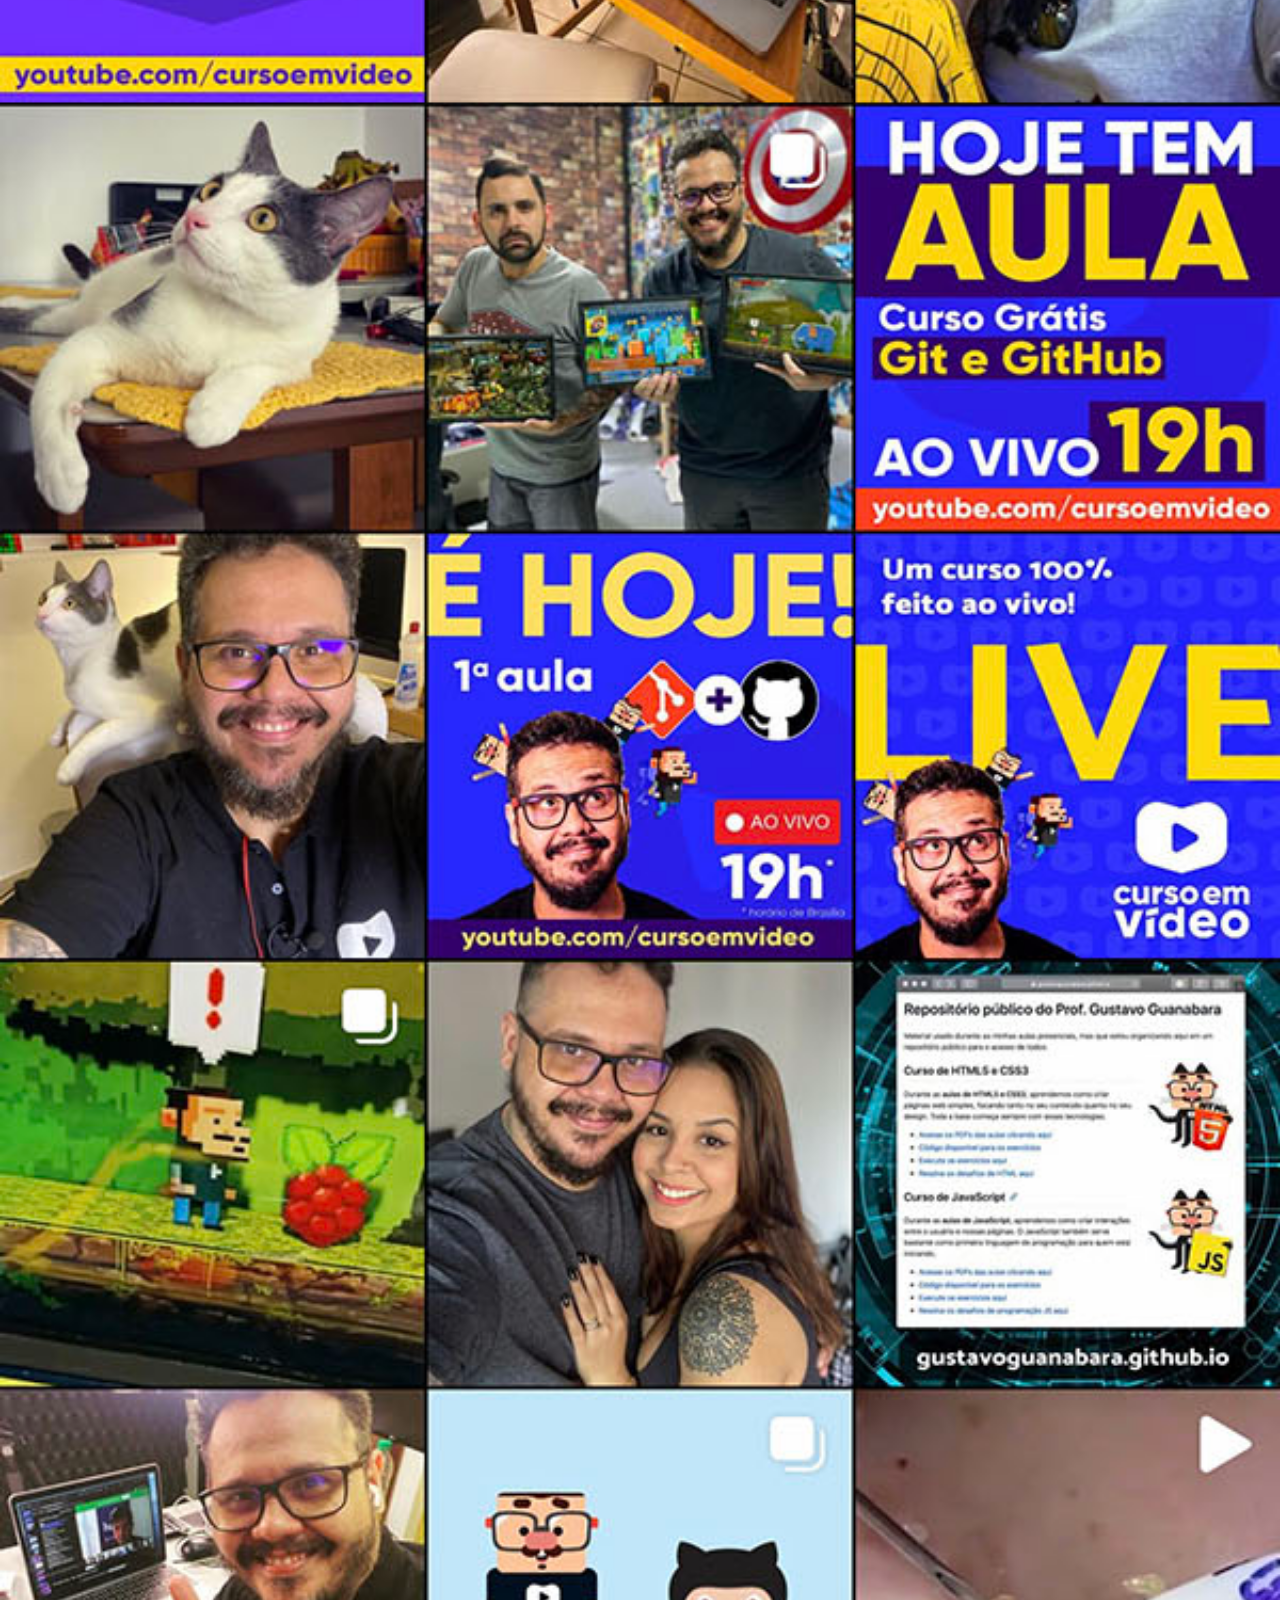
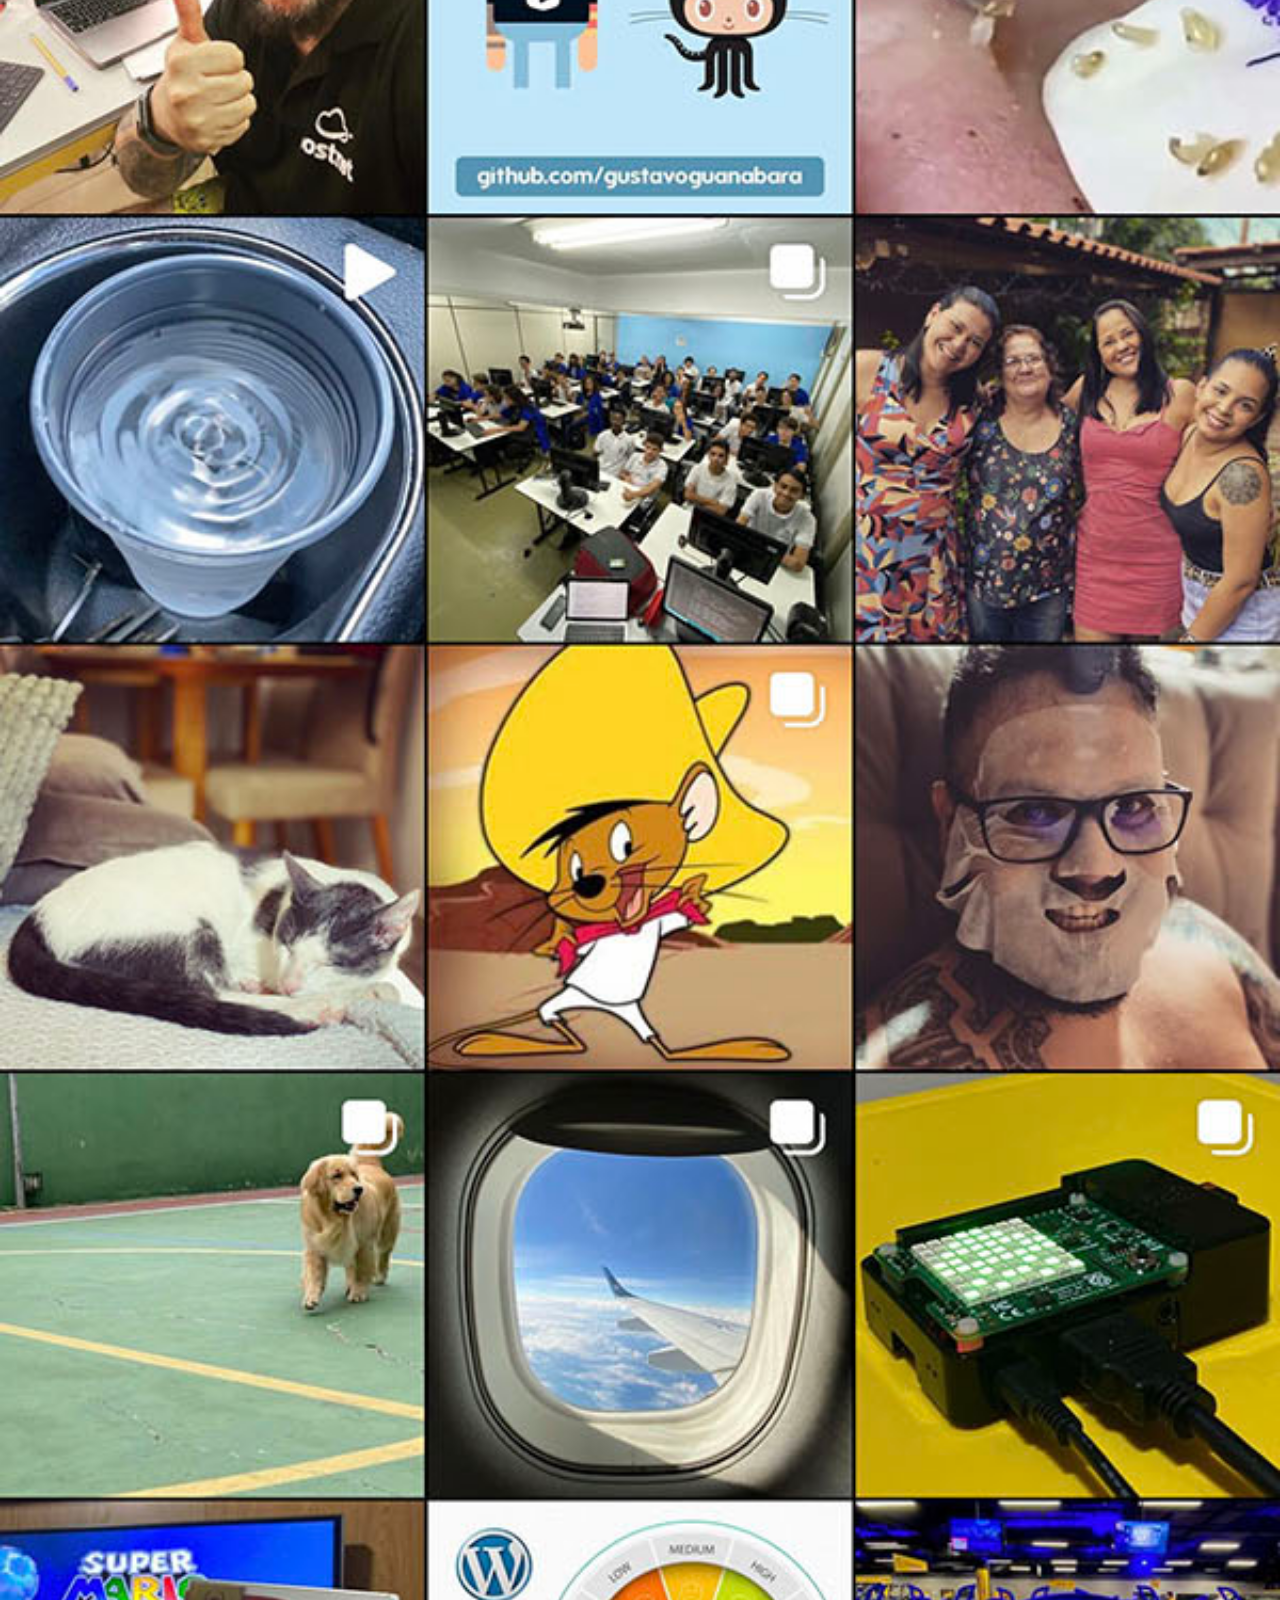
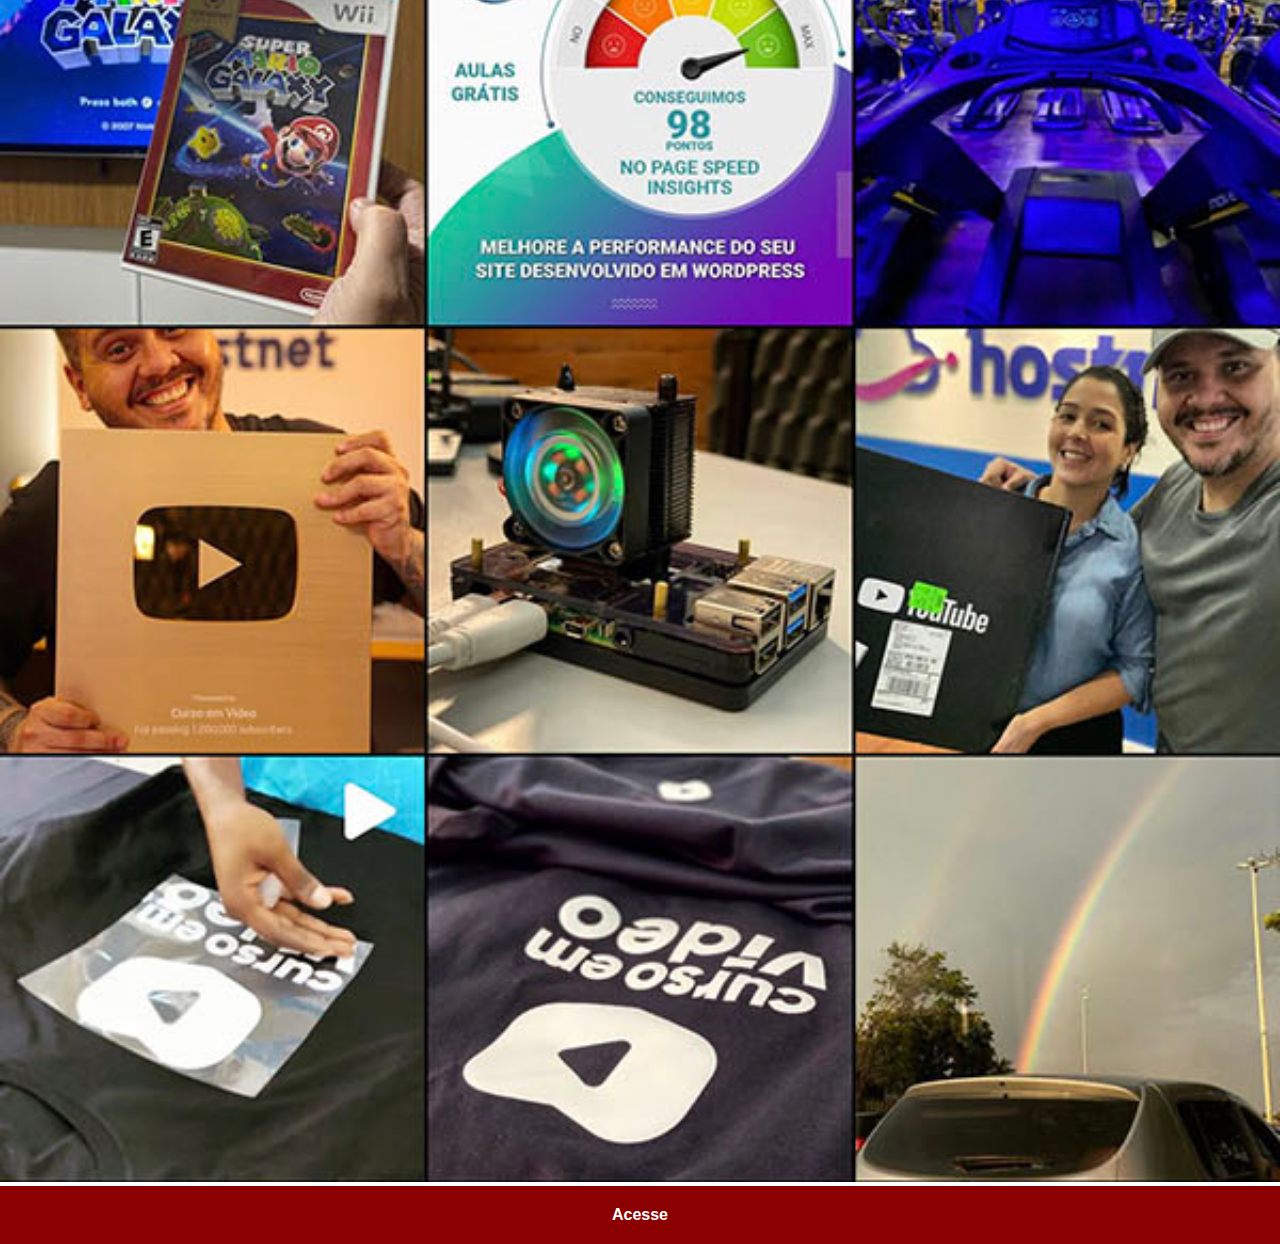
<file: instagram.html>
<!DOCTYPE html>
<html lang="pt-br">
<head>
    <meta charset="UTF-8">
    <meta http-equiv="X-UA-Compatible" content="IE=edge">
    <meta name="viewport" content="width=device-width, initial-scale=1.0">
    <title>Instagram</title>
    <link rel="stylesheet" href="estilos/social.css">
</head>
<body>
    <img src="imagens/tela-instagram.jpg" alt="Instagram">
    <a href="https://www.instagram.com/gustavoguanabara/" target="_blank">Acesse</a>
</body>
</html>
</file>
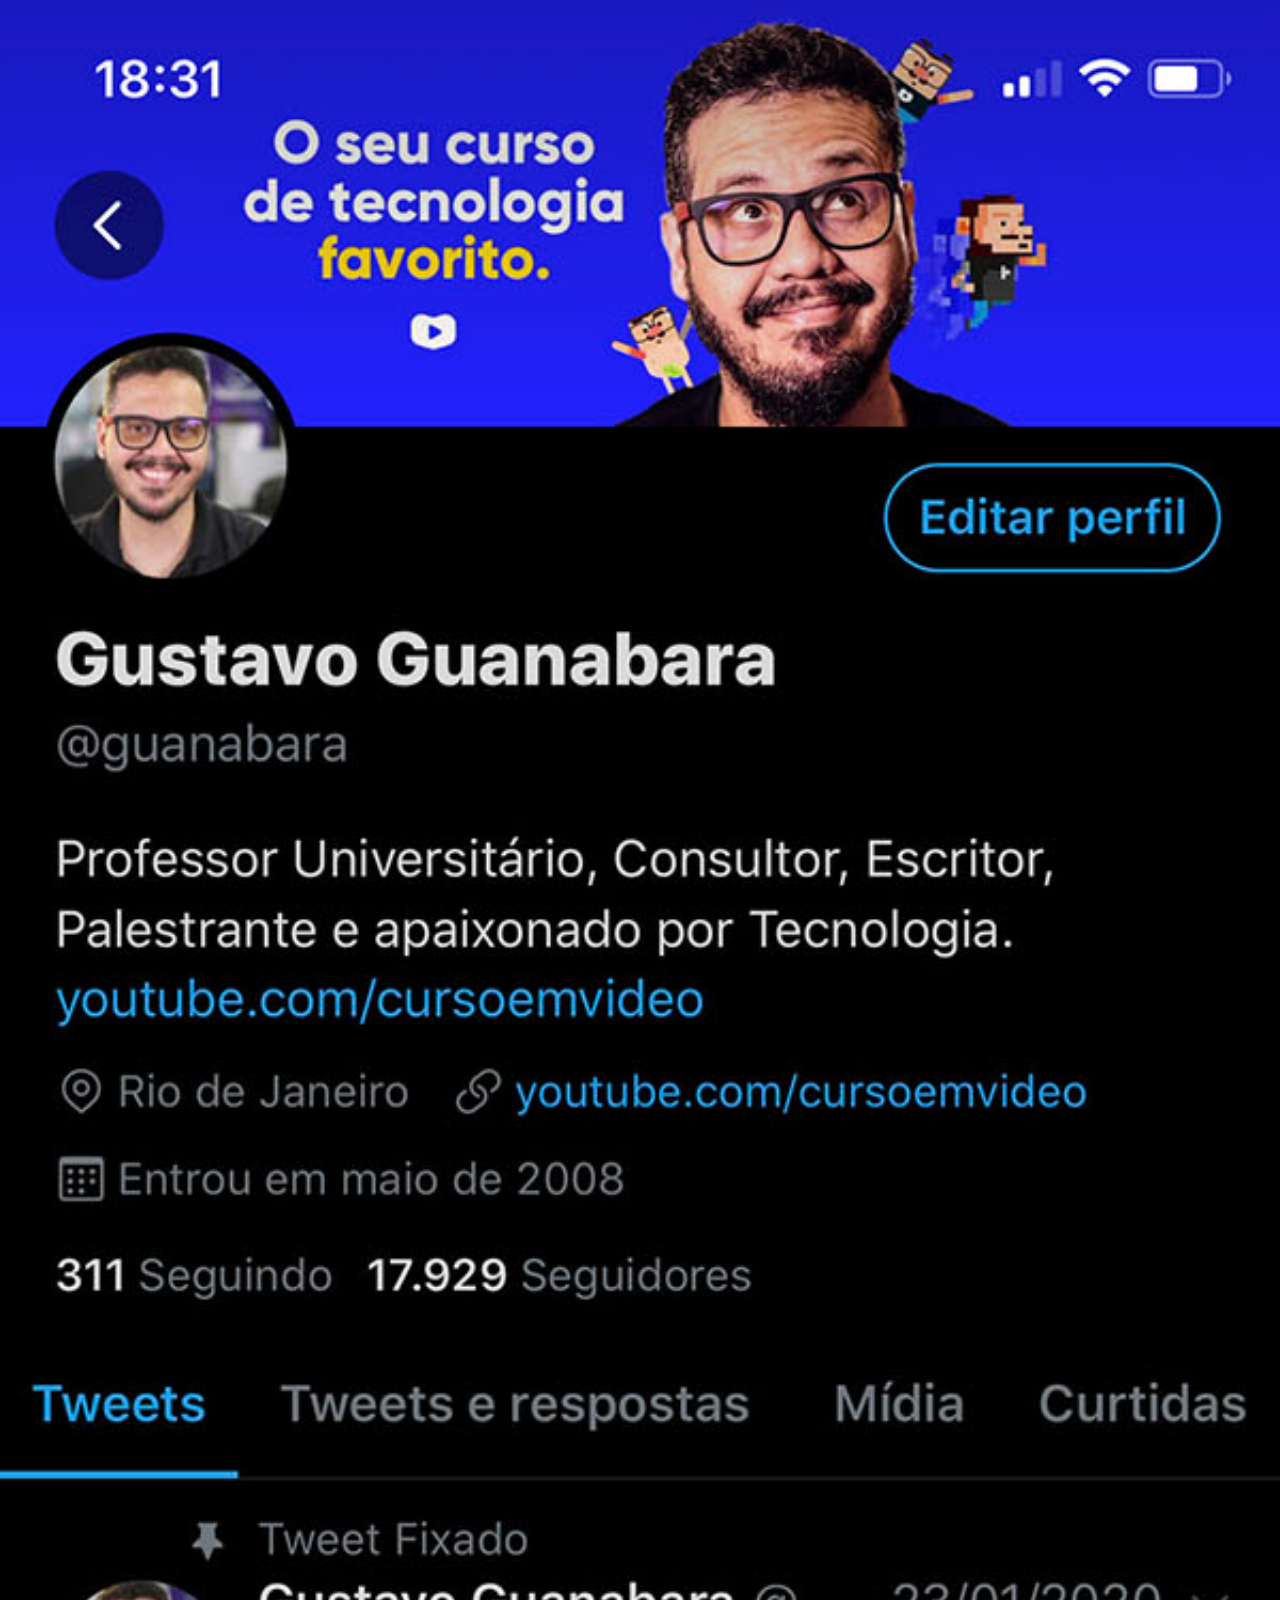
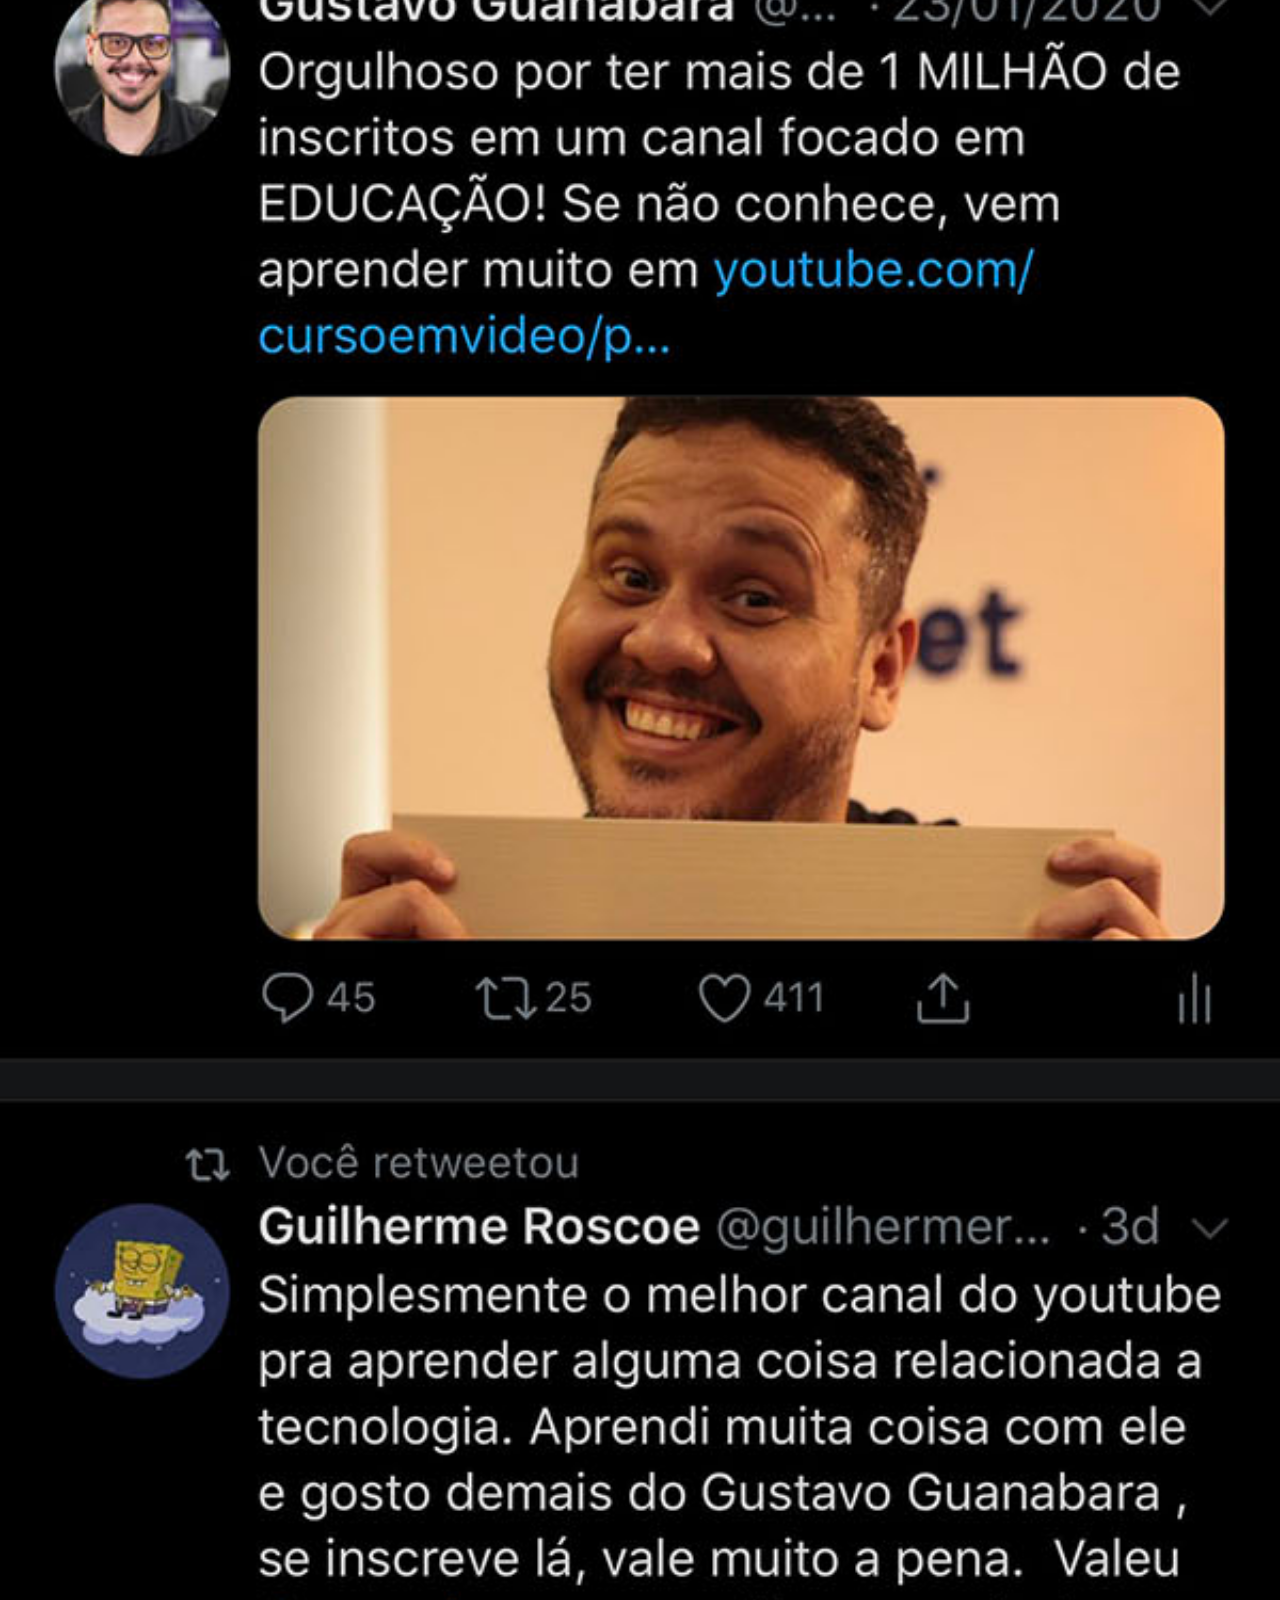
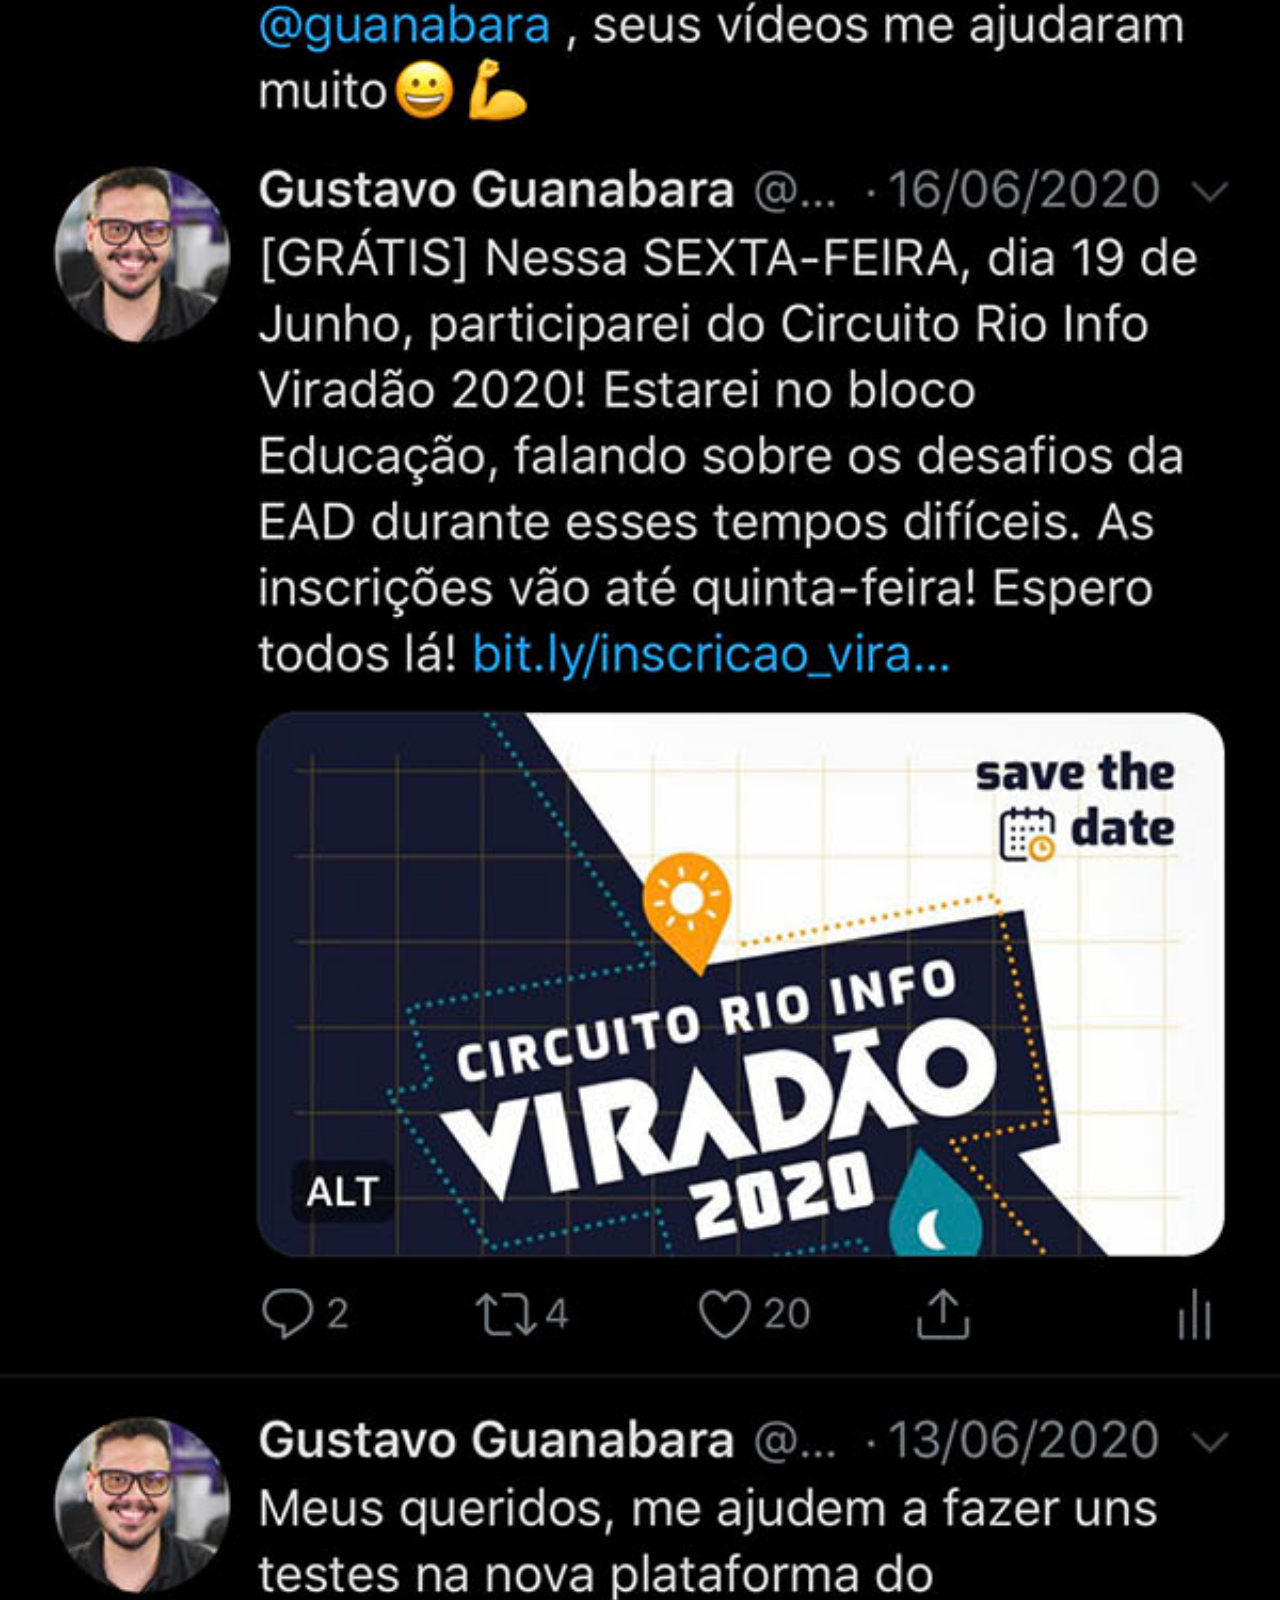
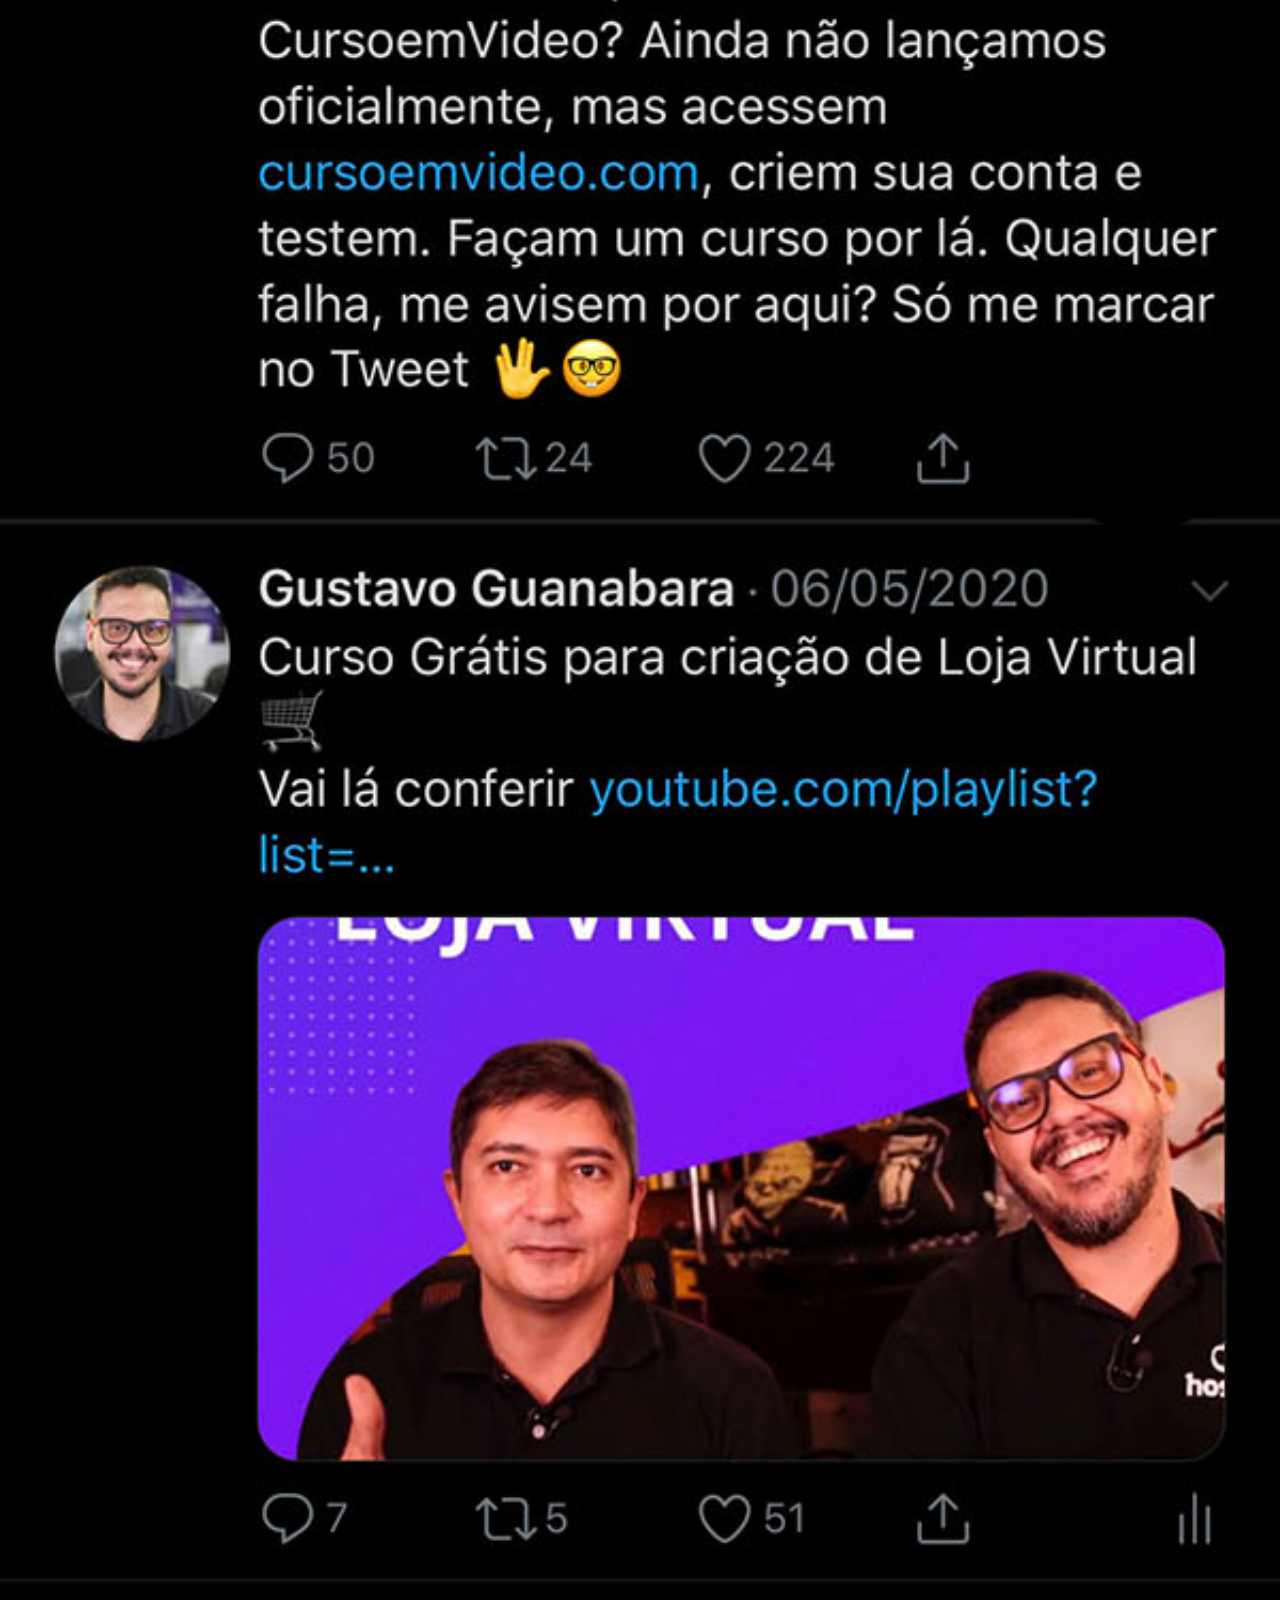
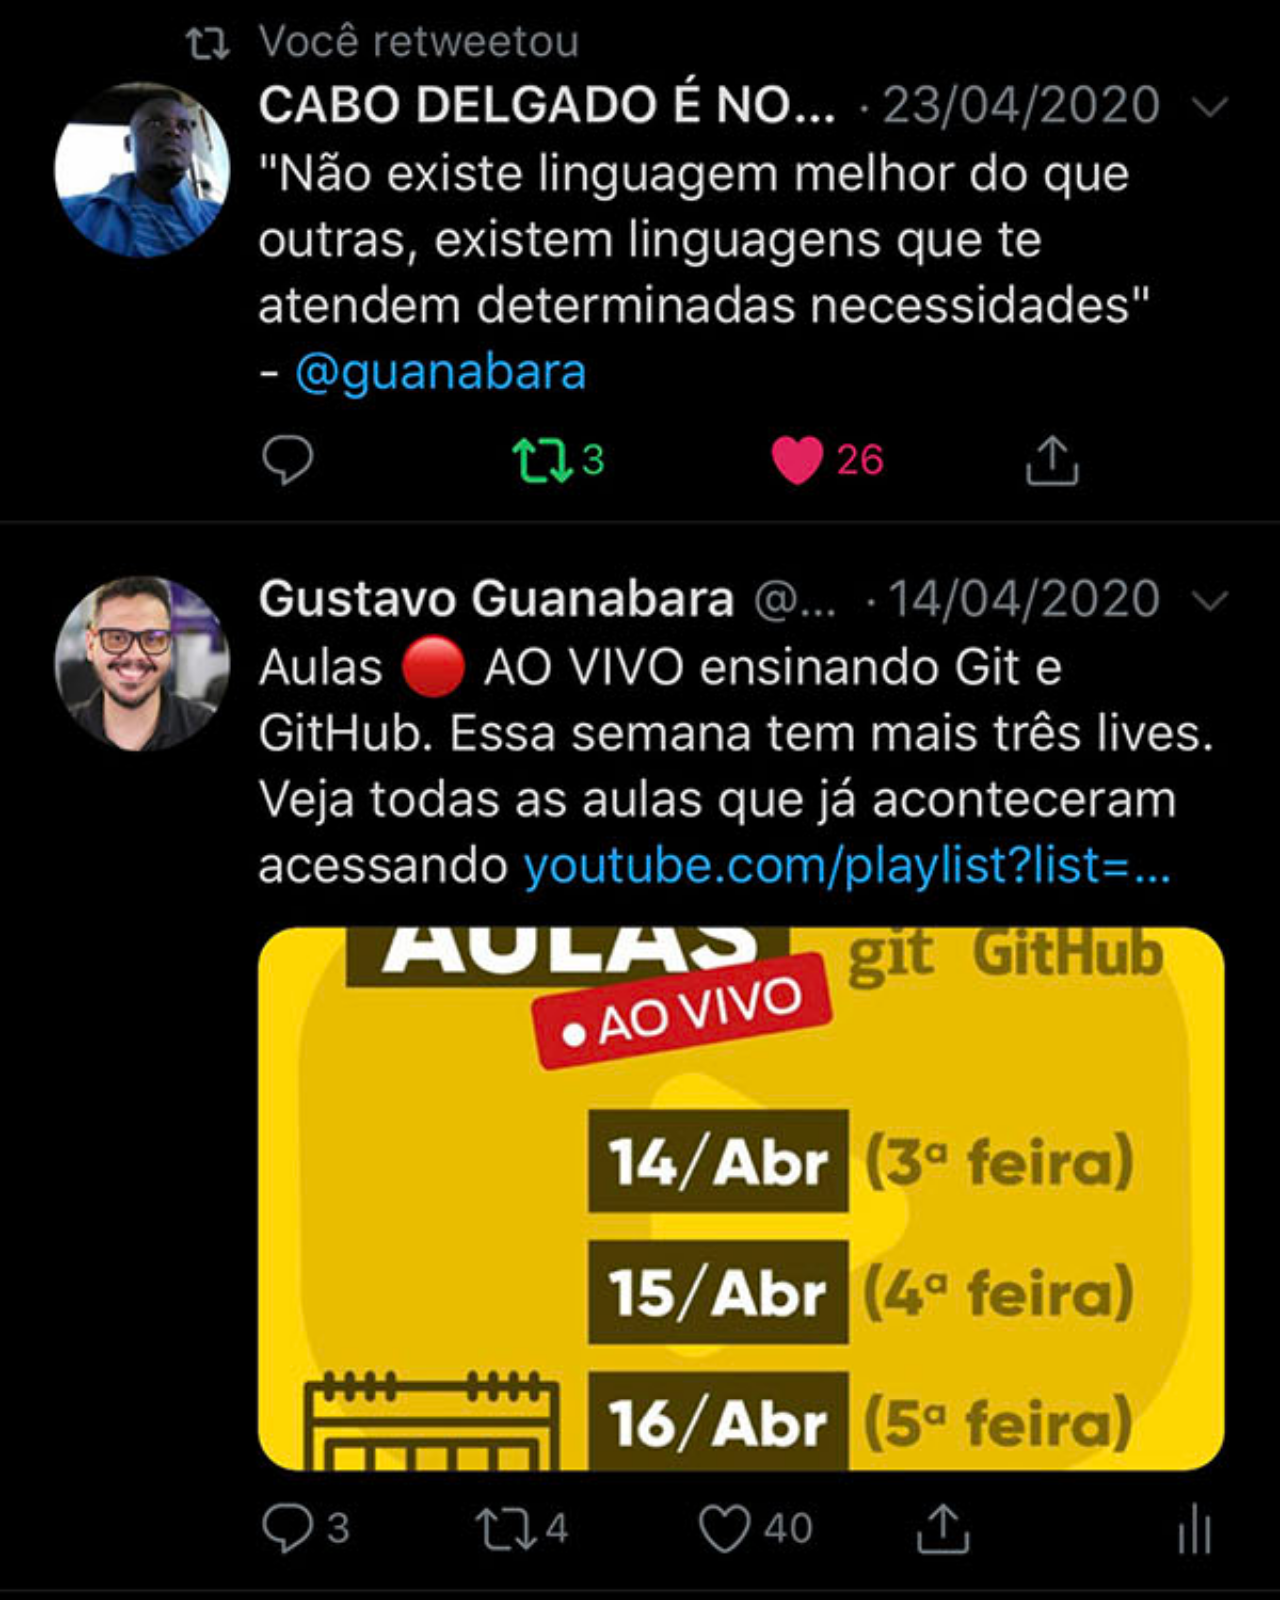
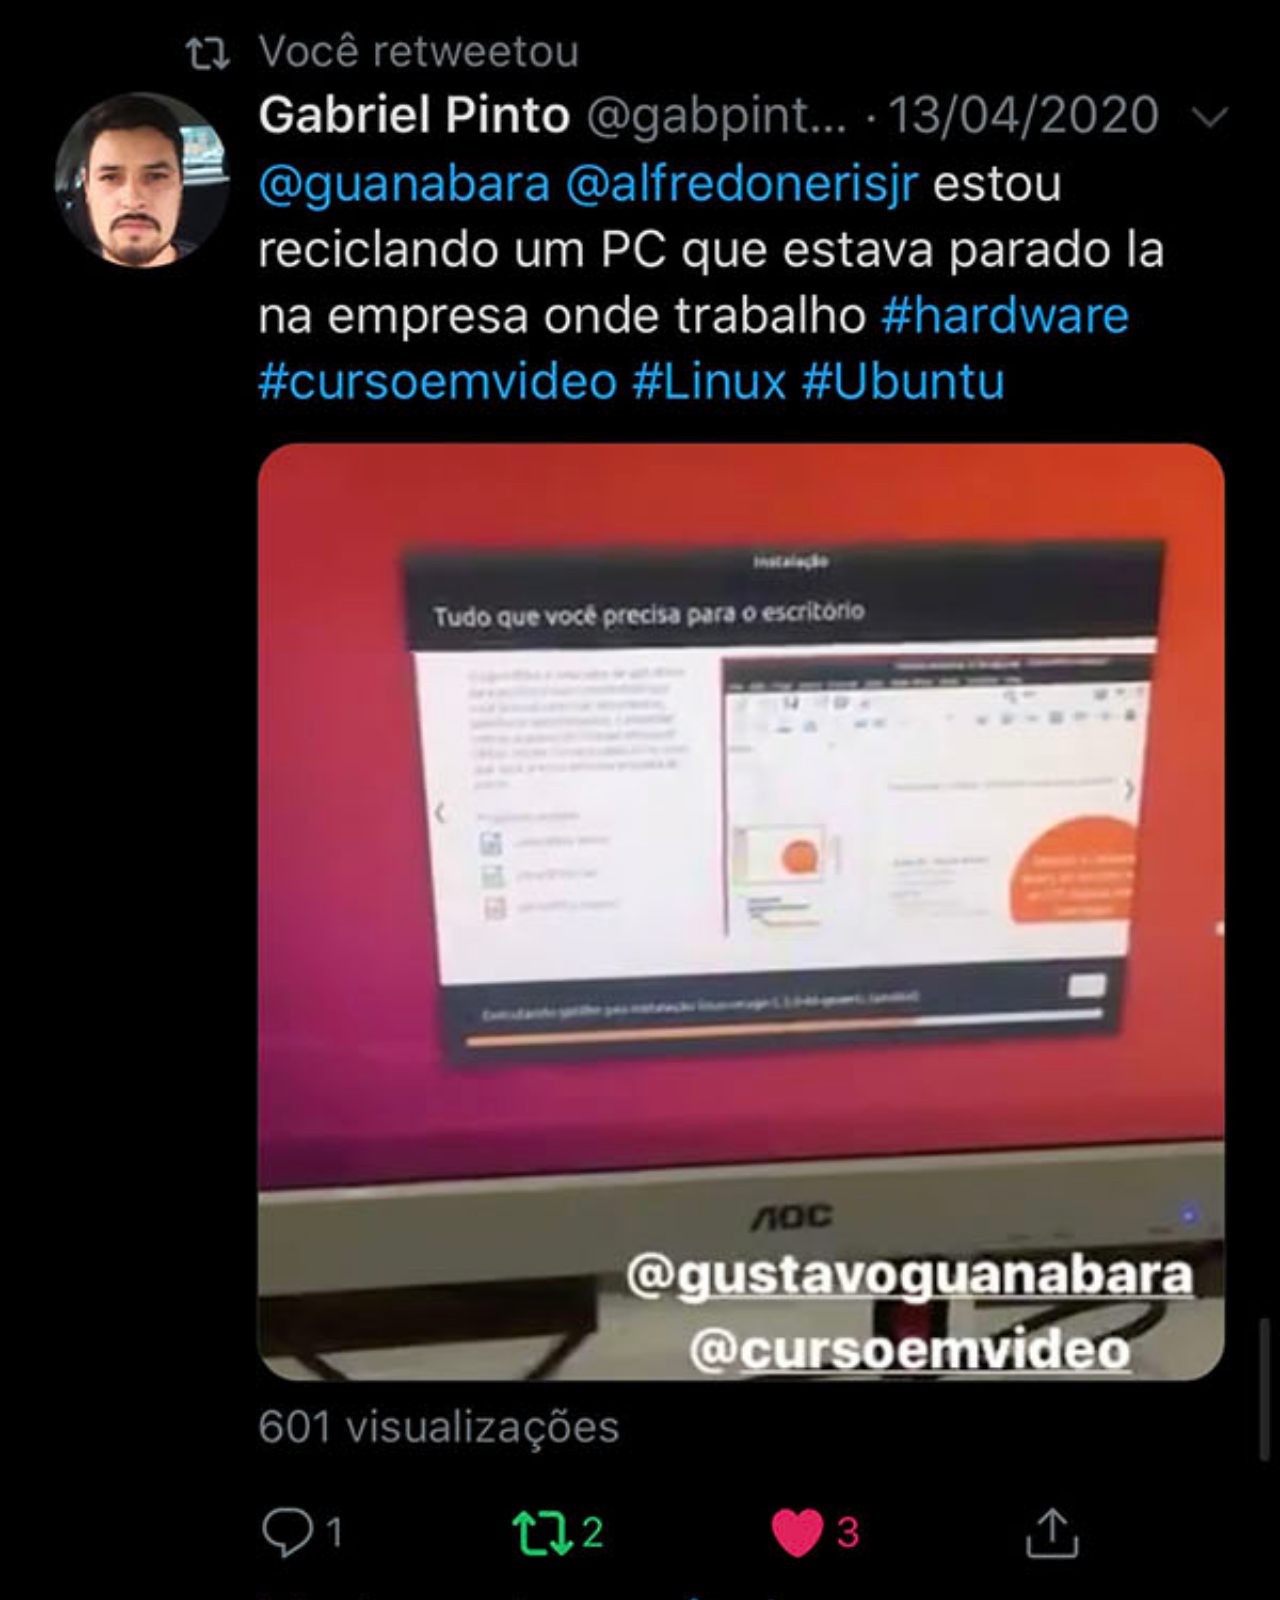
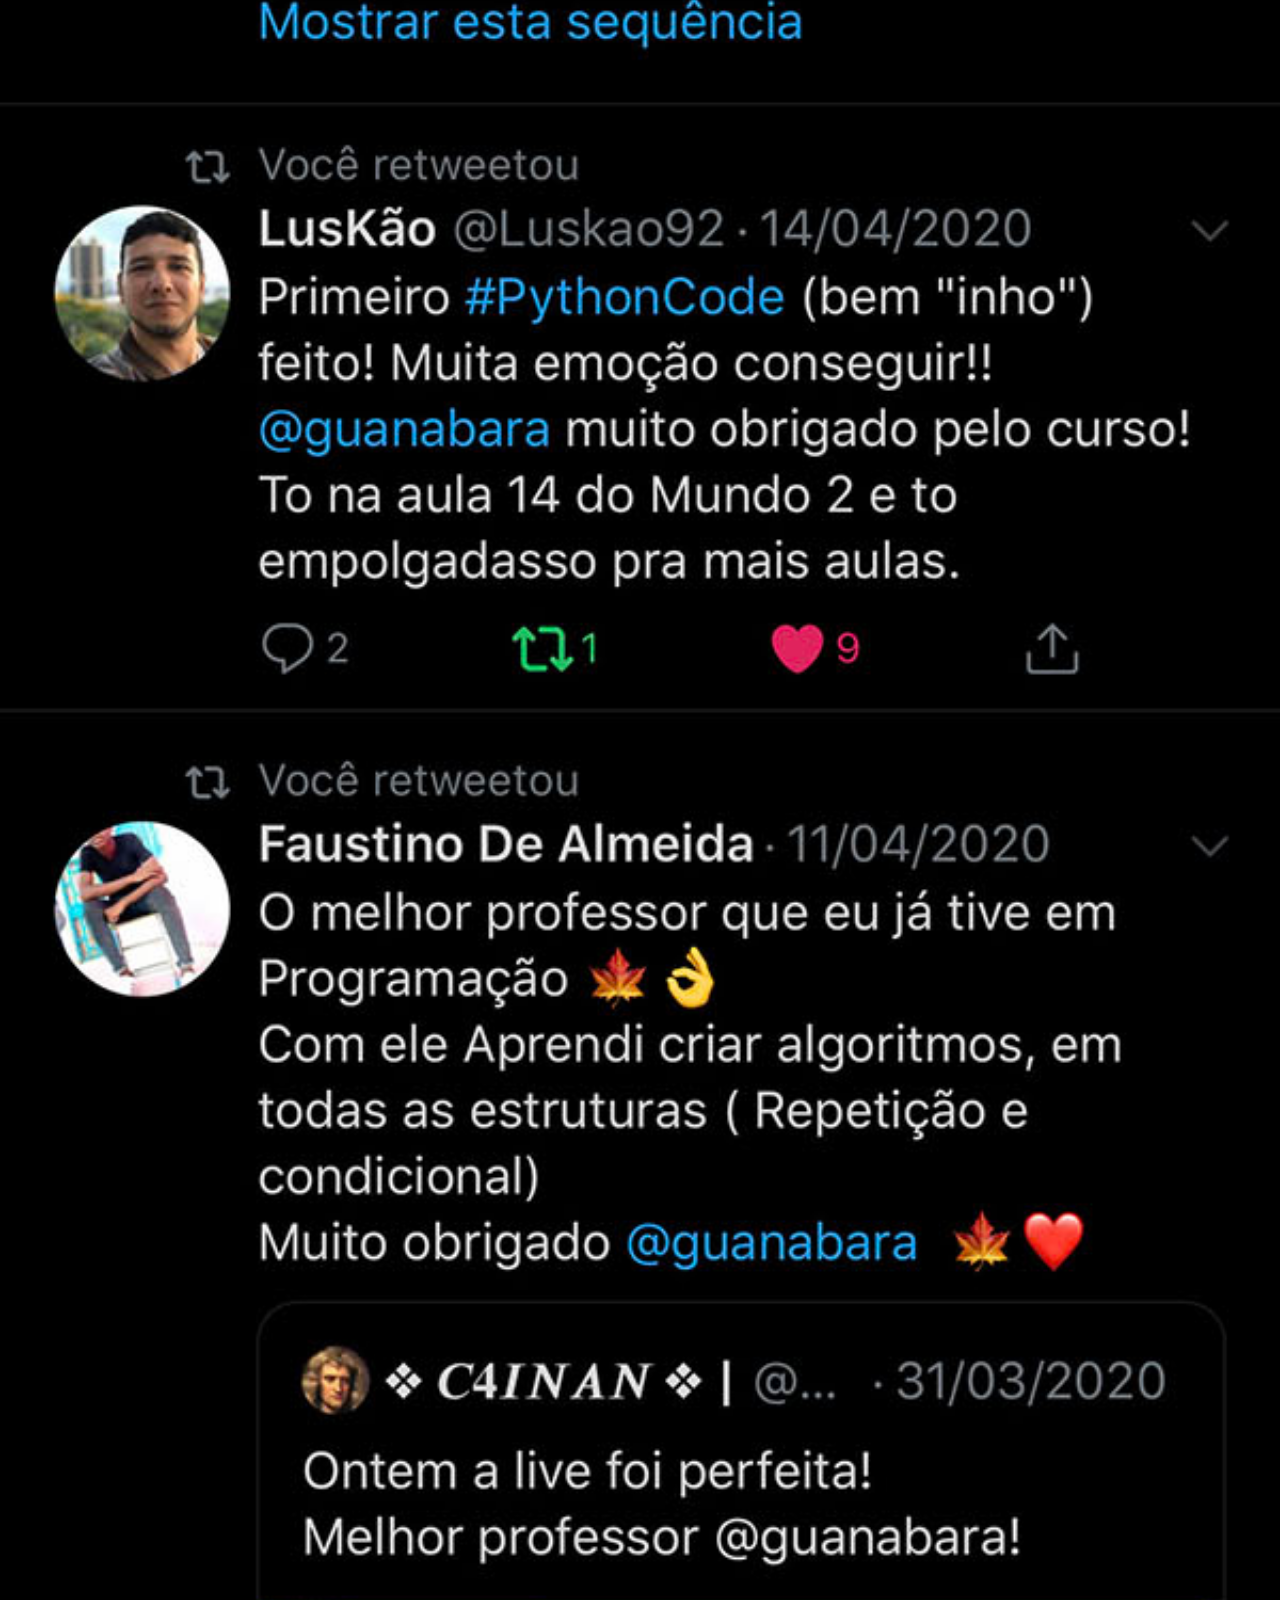
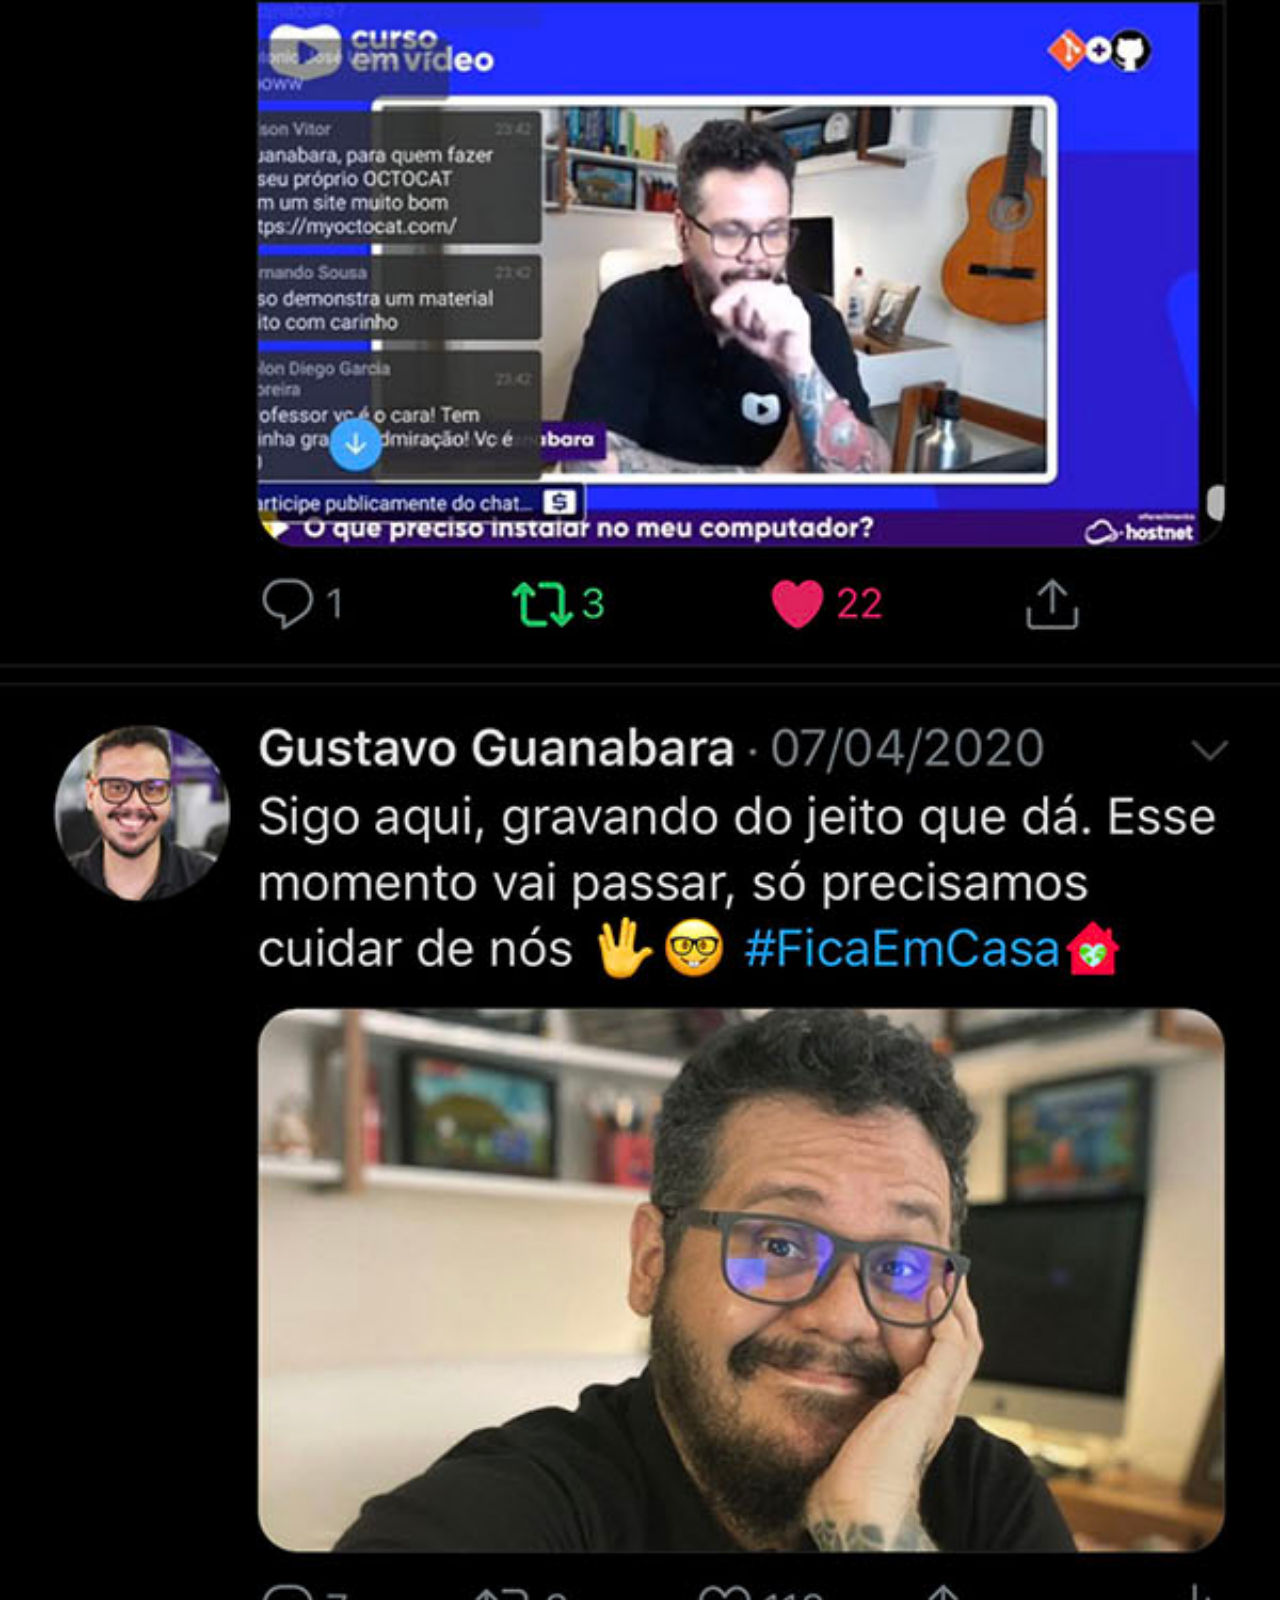
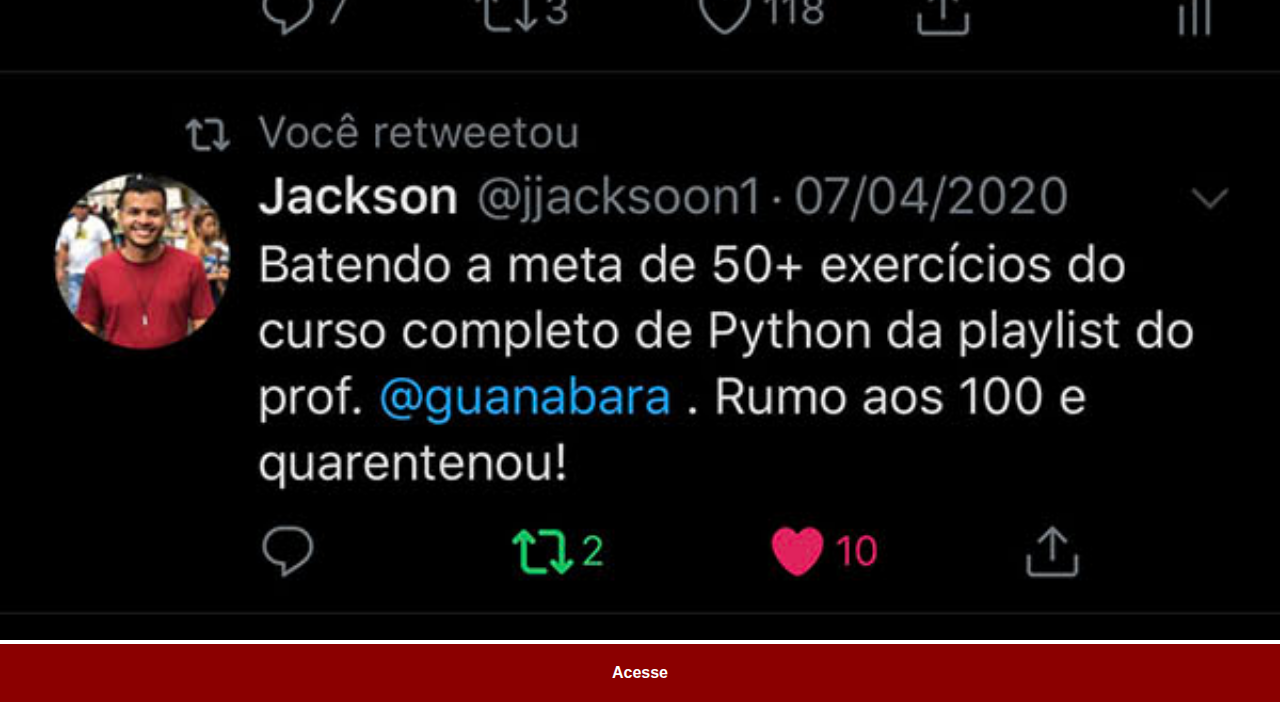
<file: twitter.html>
<!DOCTYPE html>
<html lang="pt-br">
<head>
    <meta charset="UTF-8">
    <meta http-equiv="X-UA-Compatible" content="IE=edge">
    <meta name="viewport" content="width=device-width, initial-scale=1.0">
    <title>Twitter</title>
    <link rel="stylesheet" href="estilos/social.css">
</head>
<body>
    <img src="imagens/tela-twitter.jpg" alt="Twitter">
    <a href="https://twitter.com/guanabara" target="_blank">Acesse</a>
</body>
</html>
</file>
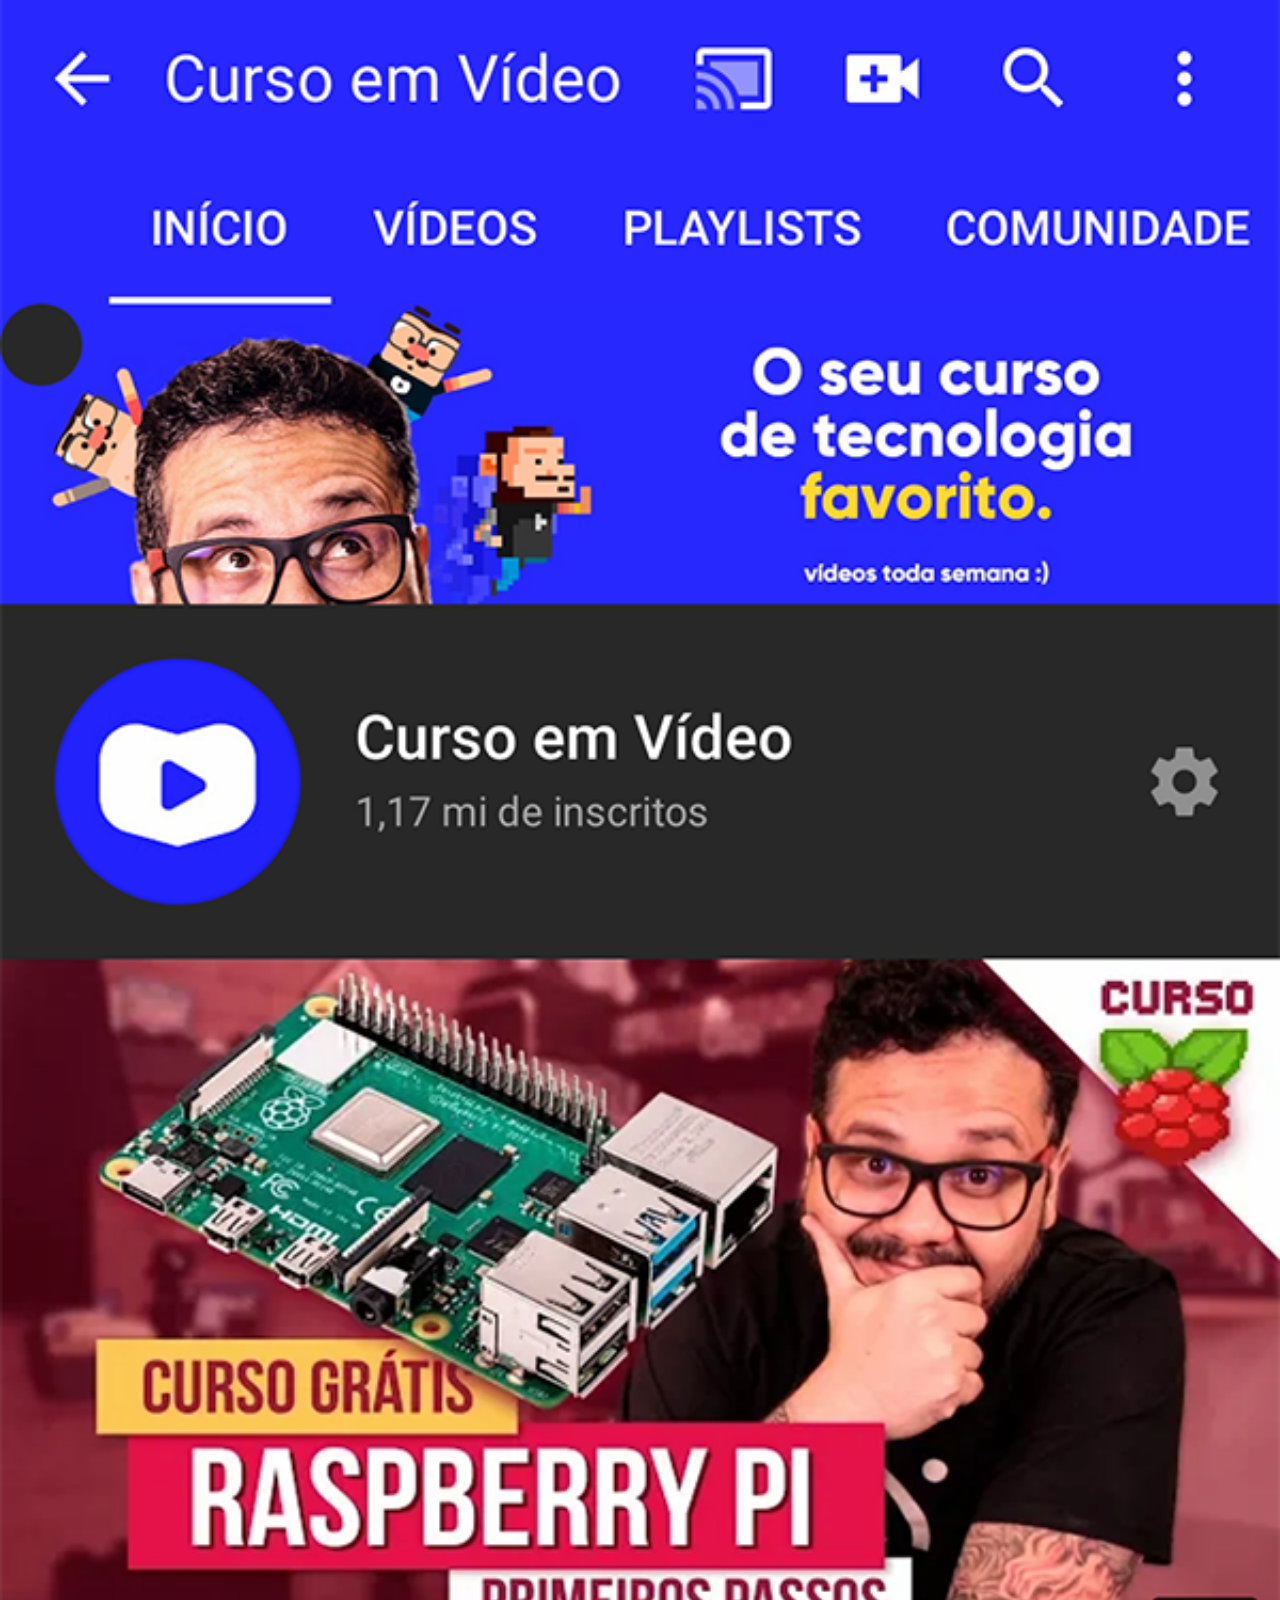
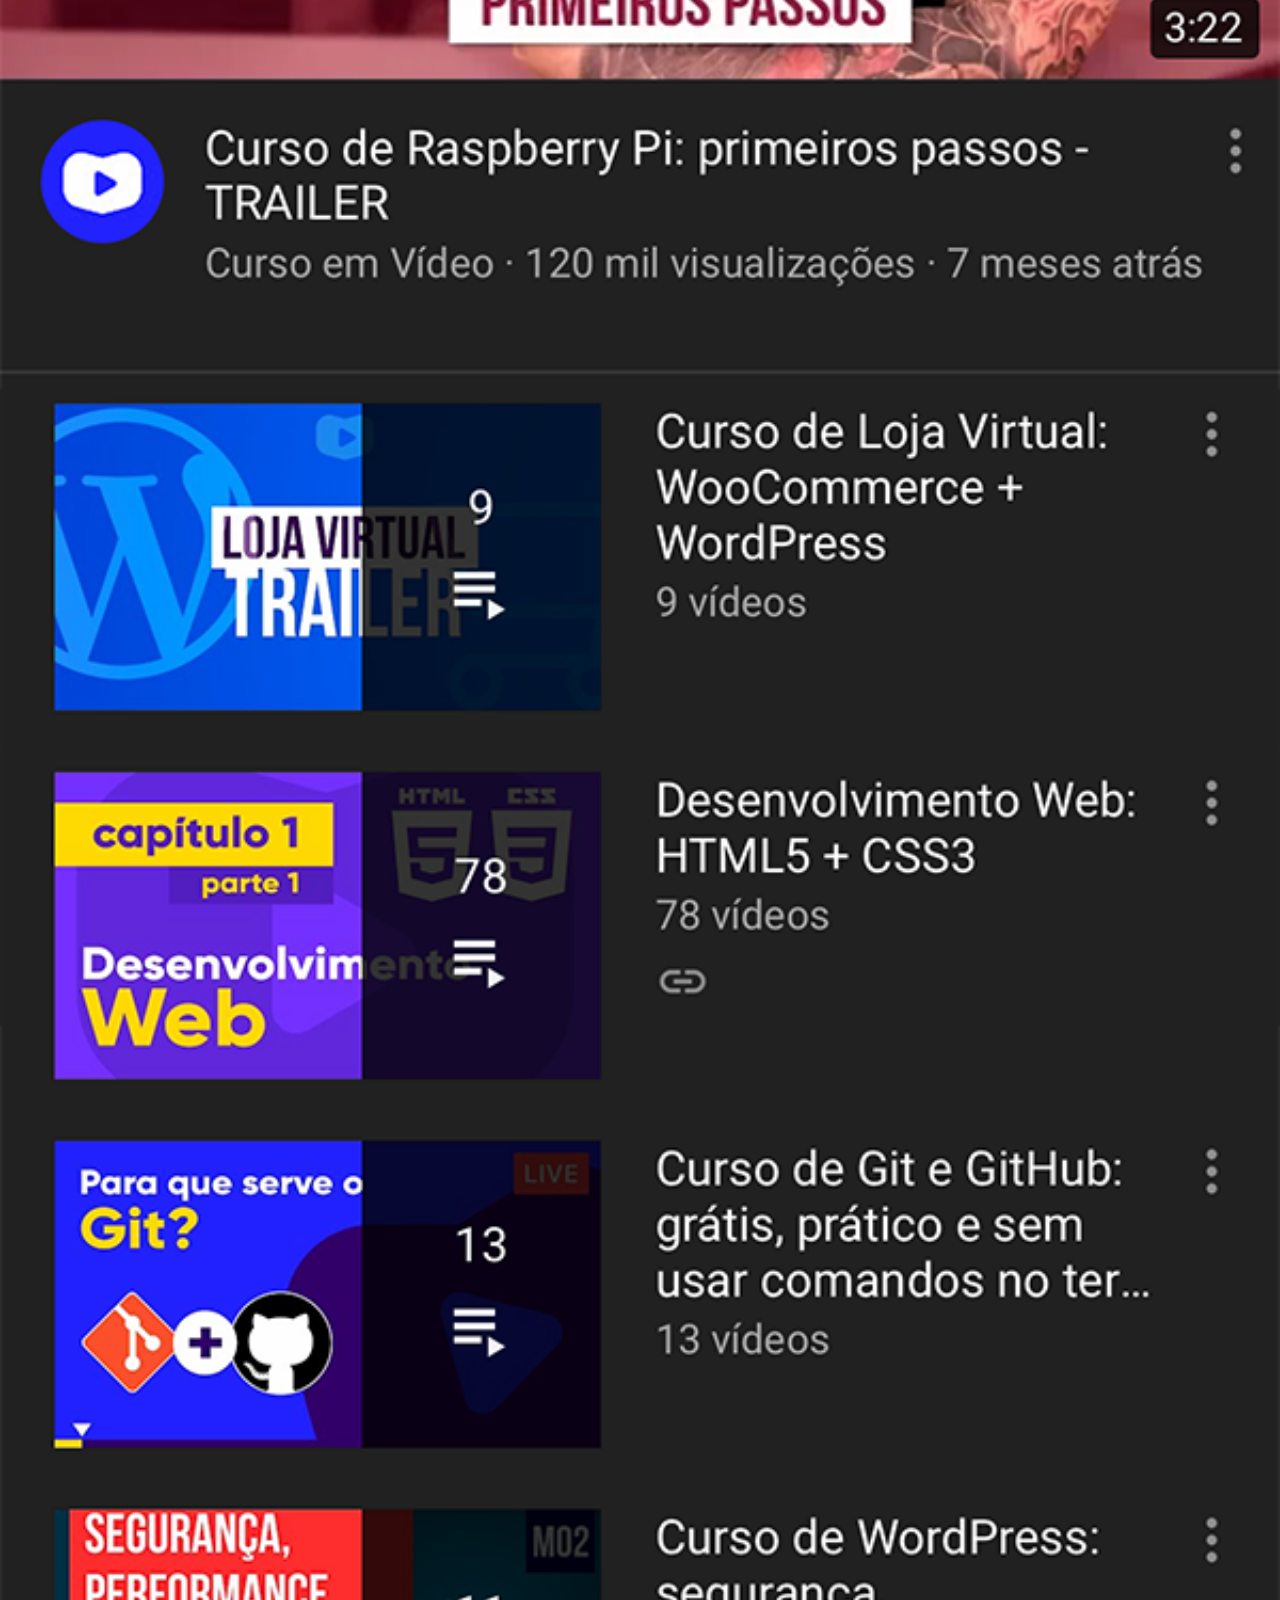
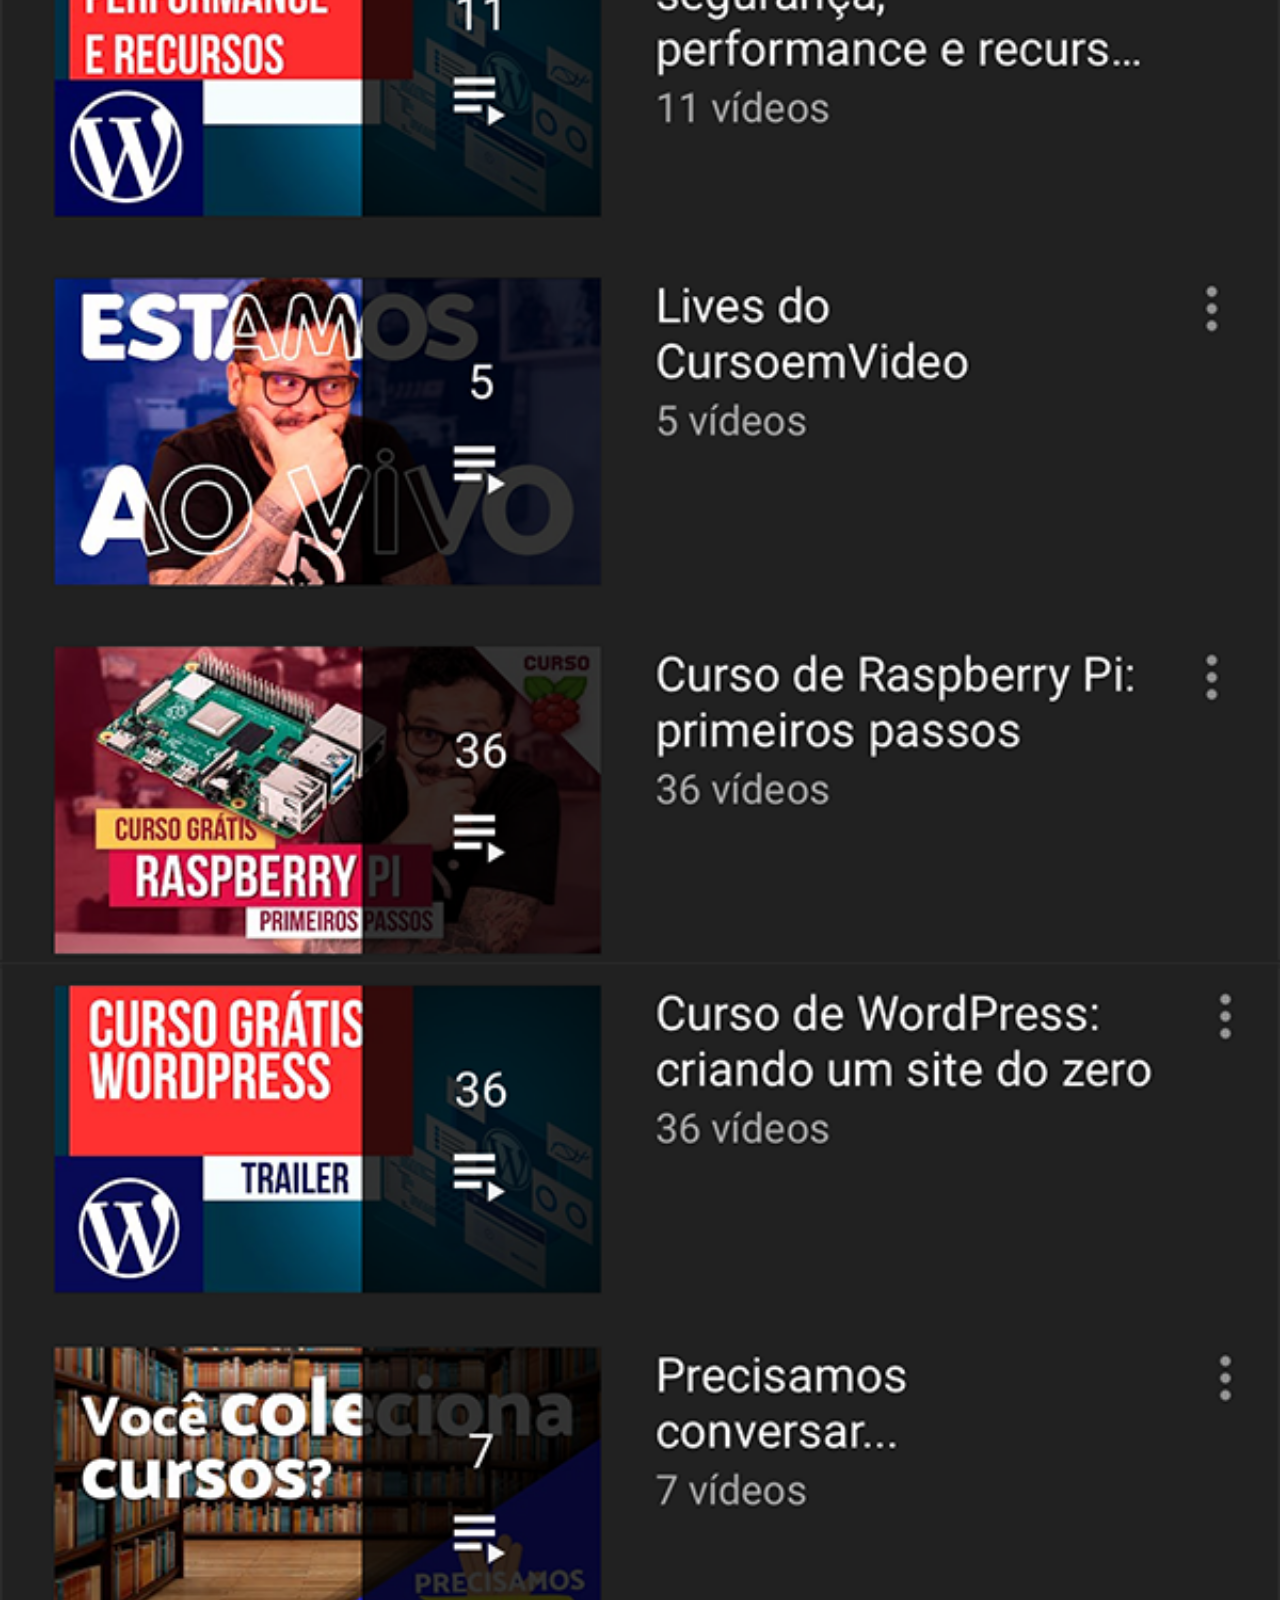
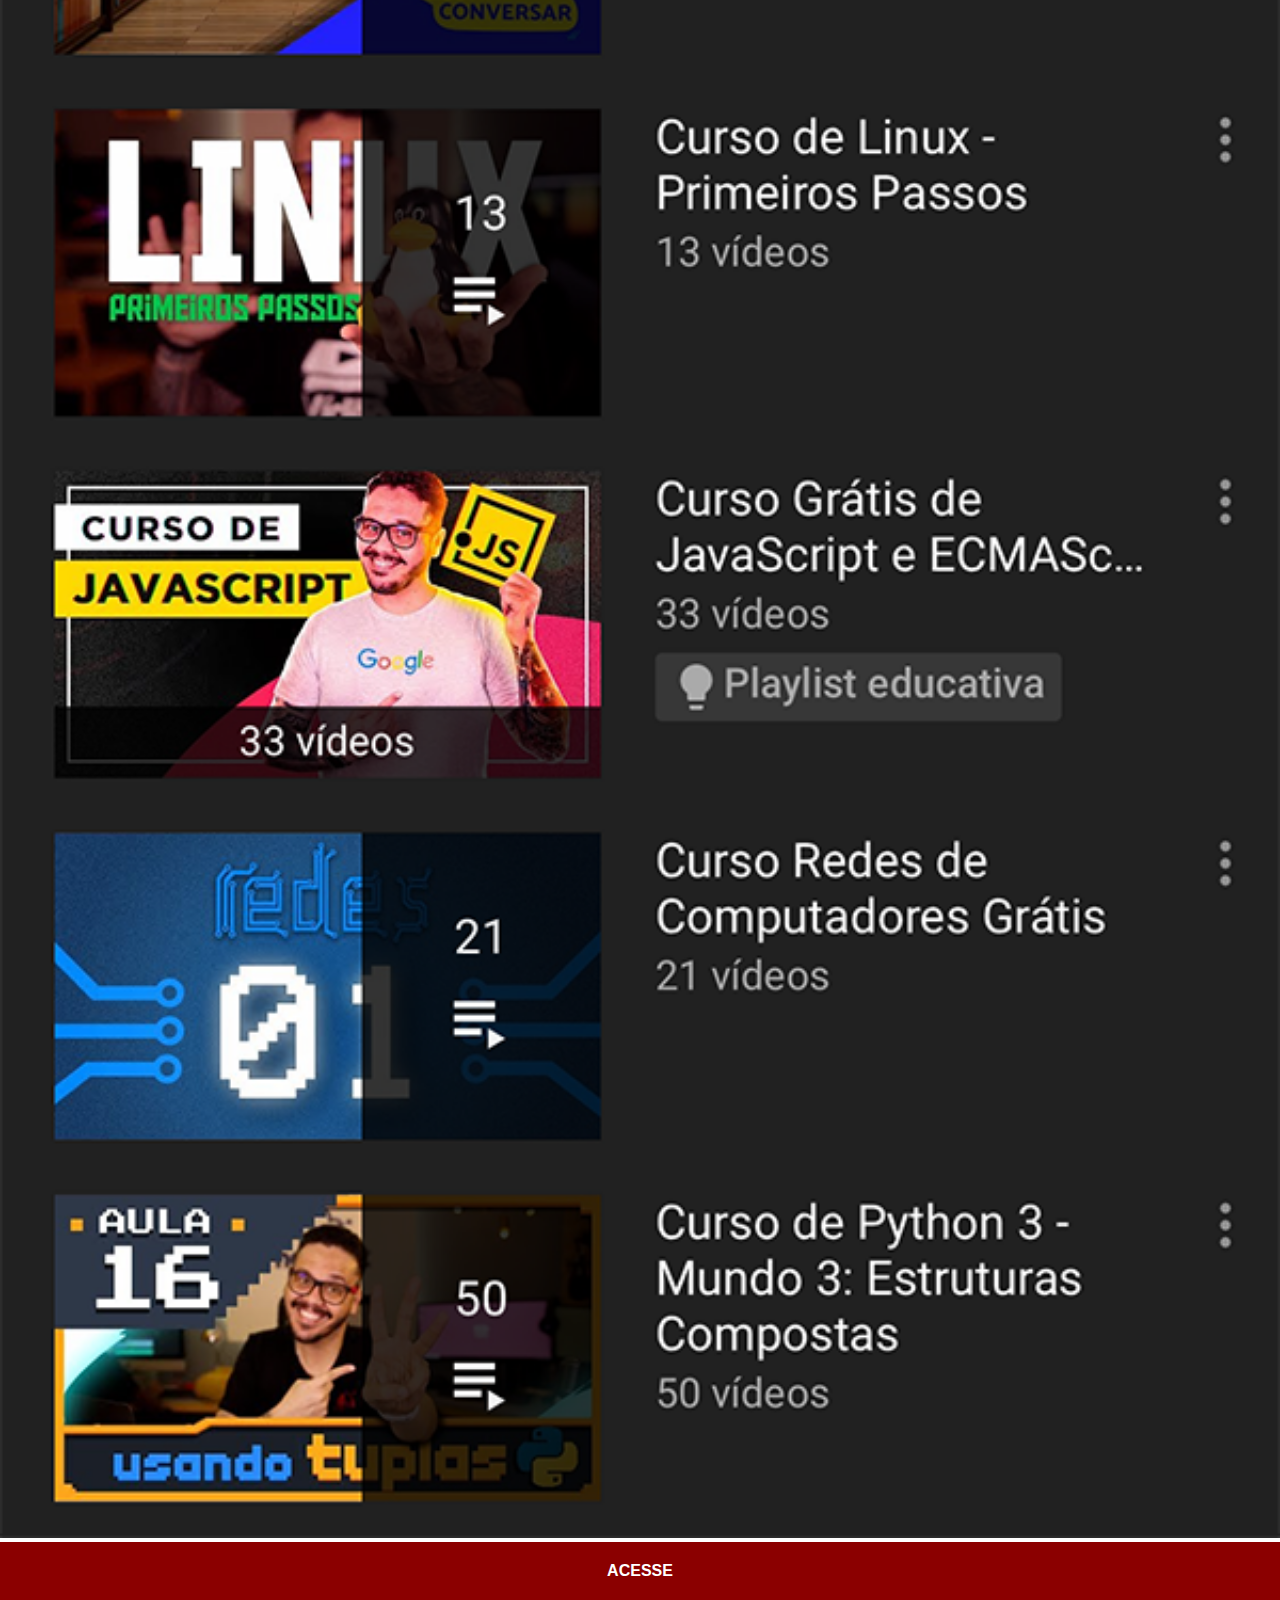
<file: youtube.html>
<!DOCTYPE html>
<html lang="pt-br">
<head>
    <meta charset="UTF-8">
    <meta name="viewport" content="width=device-width, initial-scale=1.0">
    <title>YouTube</title>
    <link rel="stylesheet" href="estilos/social.css">
    
</head>
<body>
    <img src="imagens/tela-youtube.png" alt="YouTube">
    <a href="https://www.youtube.com/user/cursosemvideo/playlists" target="_blank">ACESSE</a>
</body>
</html>
</file>
<file: estilos/style.css>
@charset "UTF-8";

* {
    margin: 0px;
    padding: 0px;
    font-family: Arial, Helvetica, sans-serif;
}

html, body {
    height: 100vh;
    width: 100vw;
    background-color: black;
}

body {
    background: url('../imagens/fundo-madeira.jpg') no-repeat top center;
    background-size: cover;
    background-attachment: fixed;
}

main {
    position: relative;
    height: 100vh;
}

section#telefone {
    position: absolute;
    top: 50%;
    left: 50%;
    transform: translate(-50%, -50%);

    height: 627px;
    width: 311px;
    background: url('../imagens/frame-iphone.png') no-repeat;
}

iframe#tela {
    position: relative;
    top: 80px;
    left: 22px;
    width: 267px;
    height: 471px;
}

section#redes-sociais {
    text-align: right;
}

section#redes-sociais img {
    width: 50px;
    margin: 10px;
    border-radius: 50%;
    box-shadow: 2px 2px 5px rgba(0, 0, 0, 0.400);
    box-sizing: border-box;
}

section#redes-sociais img:hover {
    border: 2px solid rgba(255, 255, 255, 0.637);
    transform: translate(-3px, -3px);
    box-shadow: 5px 5px 10px rgba(0, 0, 0, 0.623);
    transition: transform .3s, border 1s;
}
</file>
<file: estilos/social.css>
@charset "UTF-8";

* {
    margin: 0px;
    padding: 0px;
    font-family: Arial, Helvetica, sans-serif;
}

::-webkit-scrollbar {
    width: 0px;
    height: 0px;
}

img {
    width: 100vw;
}

a {
    display: block;
    background-color: darkred;
    color: white;
    padding: 20px;
    text-align: center;
    font-weight: bolder;
    text-decoration: none;
}

a:hover {
    background-color: red;
}
</file>
